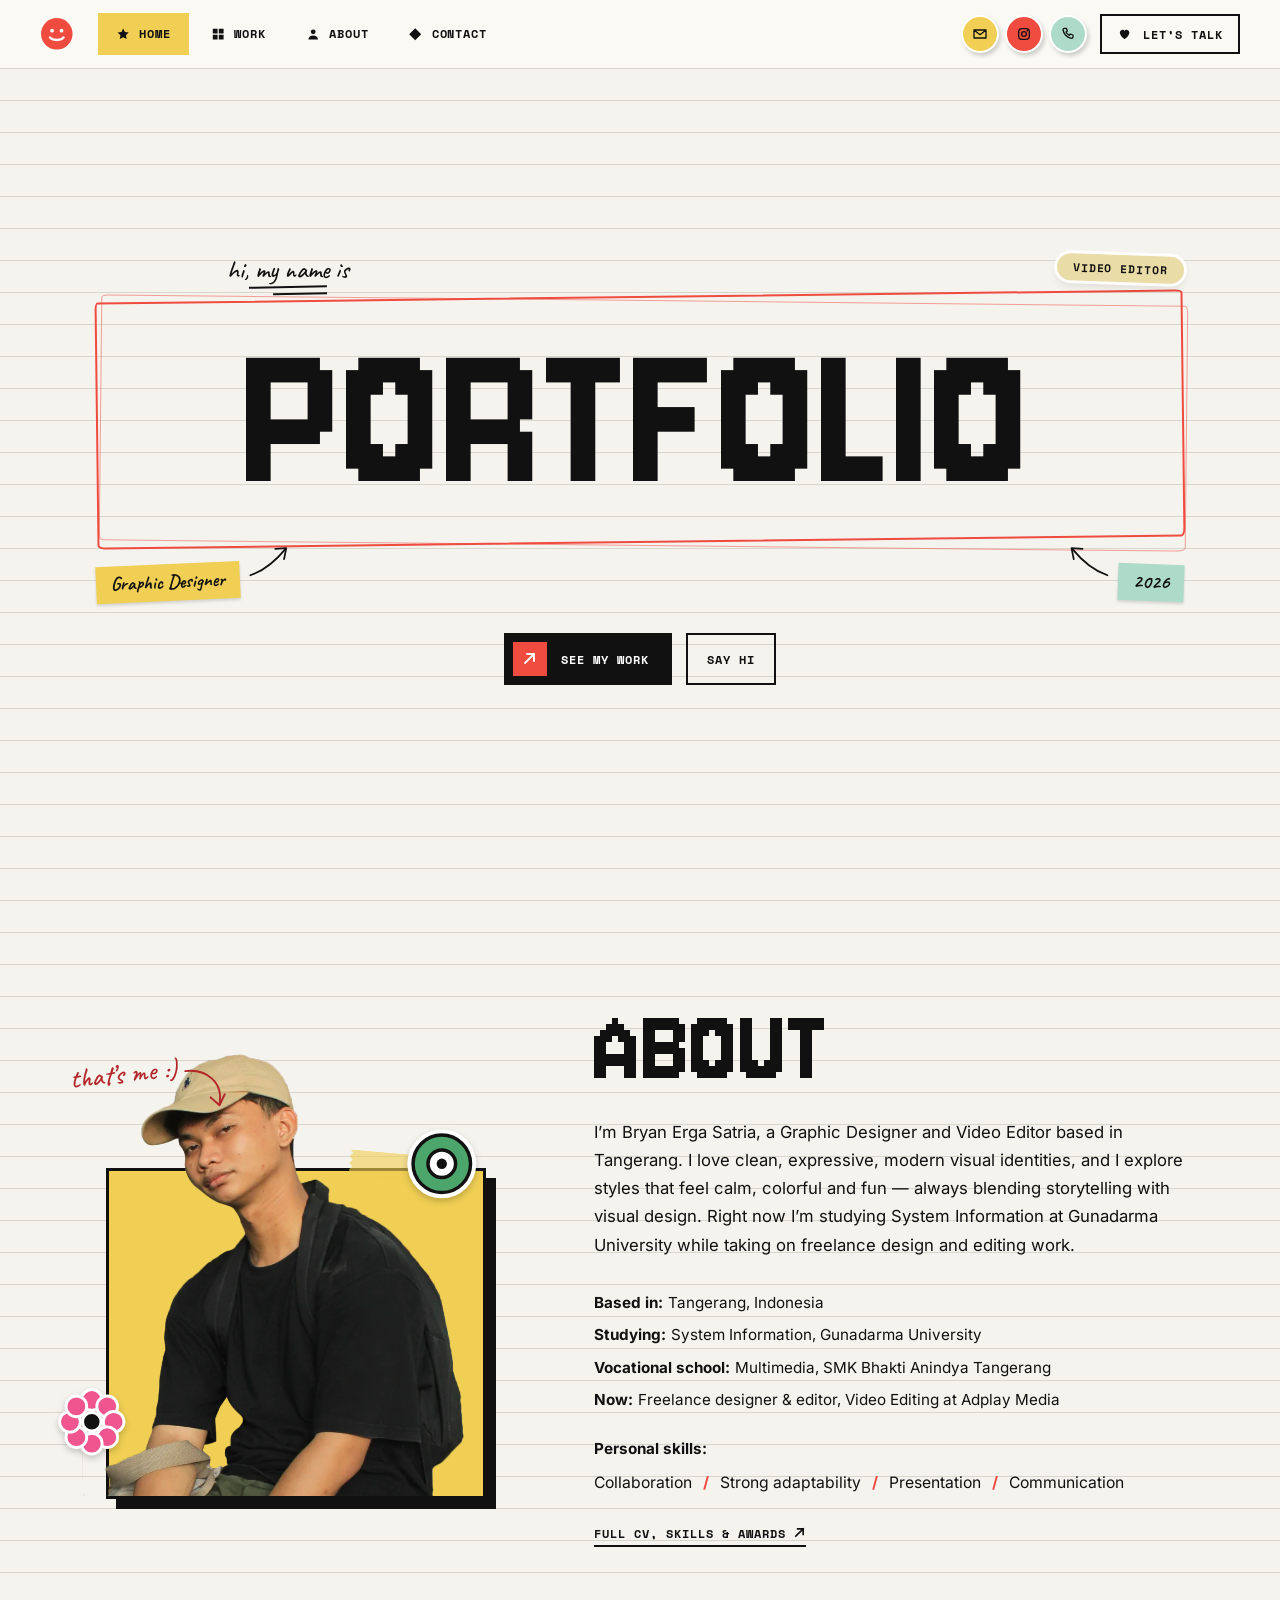
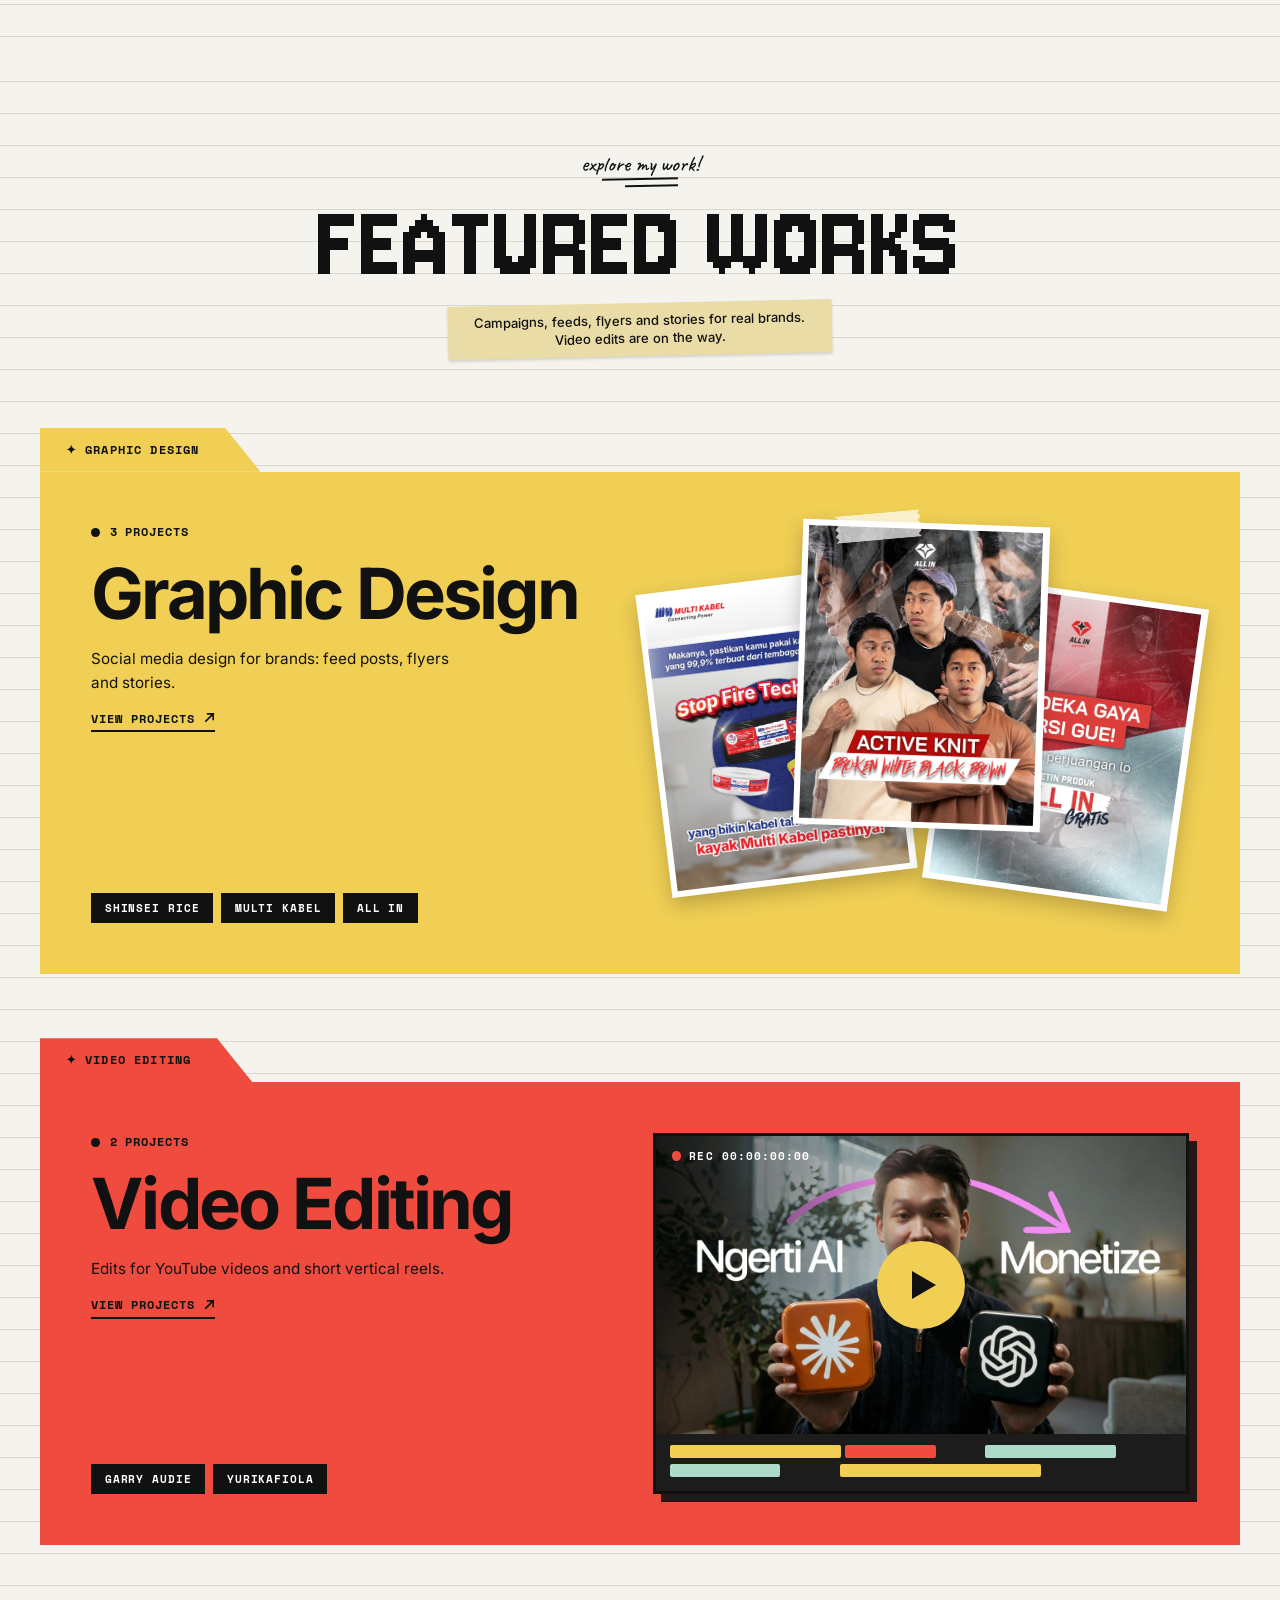
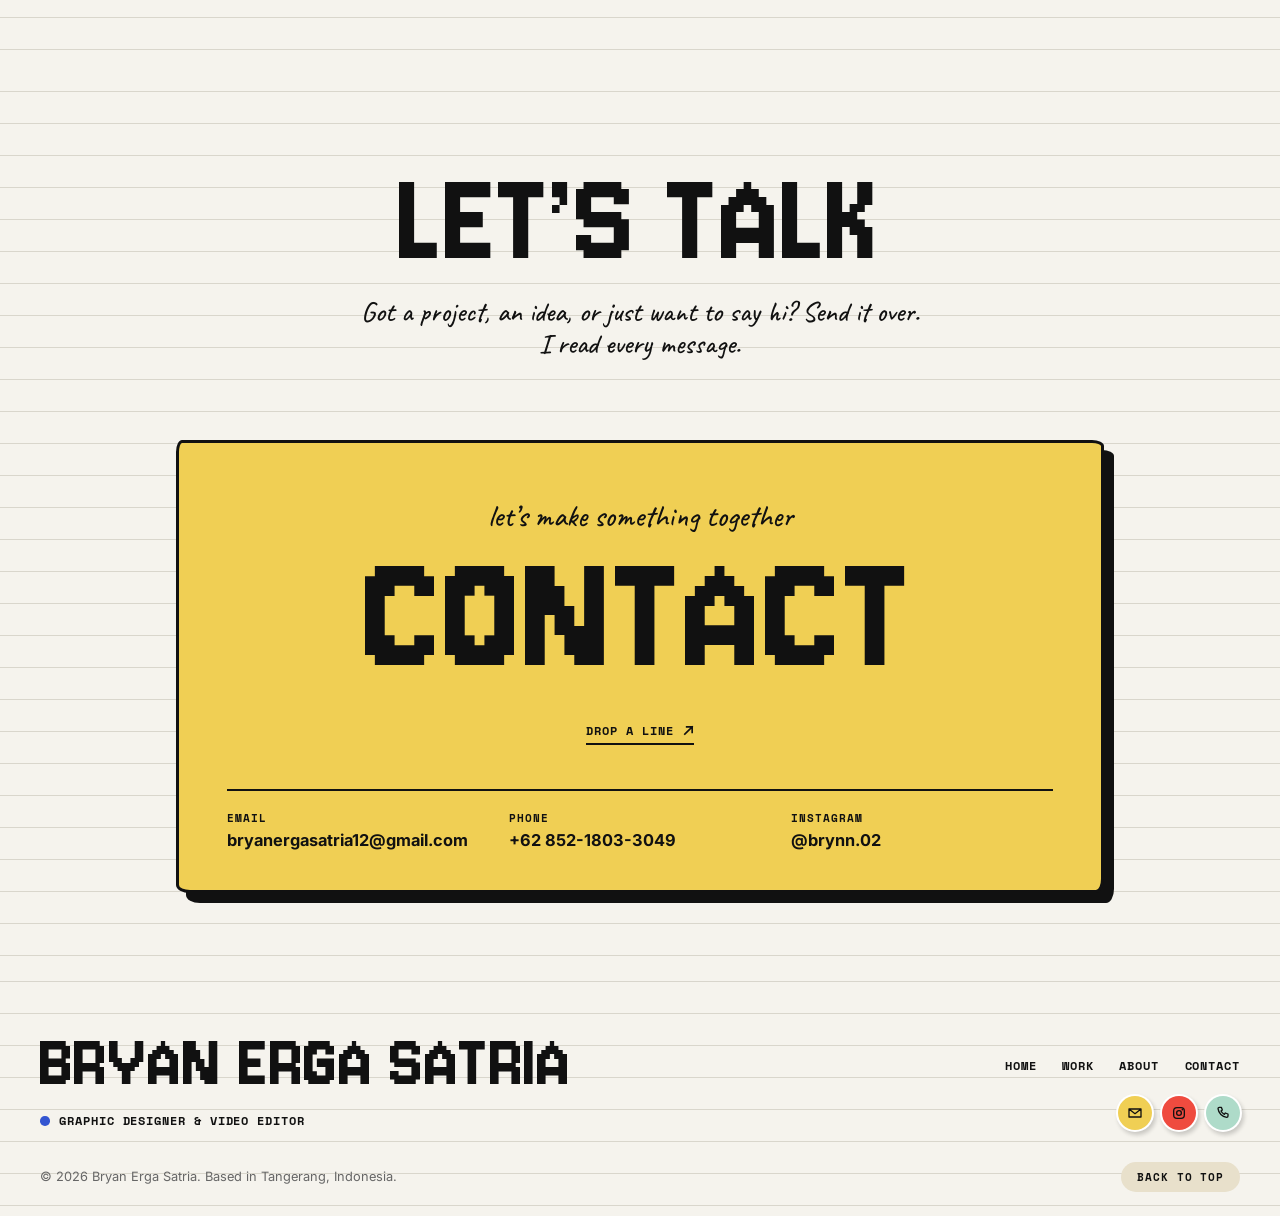
<file: index.html>
<!DOCTYPE html>
<html lang="en">
<head>
  <meta charset="utf-8">
  <meta name="viewport" content="width=device-width, initial-scale=1">
  <title>Bryan Erga Satria — Graphic Designer & Video Editor</title>
  <meta name="description" content="Portfolio of Bryan Erga Satria, a Graphic Designer and Video Editor based in Tangerang, Indonesia. Social media design, flyers and visual storytelling.">
  <meta name="theme-color" content="#f5f3ed">
  <meta property="og:title" content="Bryan Erga Satria — Graphic Designer & Video Editor">
  <meta property="og:description" content="Portfolio of Bryan Erga Satria, a Graphic Designer and Video Editor based in Tangerang, Indonesia. Social media design, flyers and visual storytelling.">
  <meta property="og:type" content="website">
  <link rel="icon" href="data:image/svg+xml,%3Csvg xmlns='http://www.w3.org/2000/svg' viewBox='0 0 32 32'%3E%3Ccircle cx='16' cy='16' r='15' fill='%23ef4b3f'/%3E%3Ccircle cx='11.5' cy='13' r='1.8' fill='%23fff'/%3E%3Ccircle cx='20.5' cy='13' r='1.8' fill='%23fff'/%3E%3Cpath d='M9.5 19.5c2 3.2 11 3.2 13 0' fill='none' stroke='%23fff' stroke-width='2.2' stroke-linecap='round'/%3E%3C/svg%3E">
  <link rel="preload" href="assets/fonts/jersey-10-latin-400-normal.woff2" as="font" type="font/woff2" crossorigin>
  <link rel="stylesheet" href="css/base.css">
  <link rel="stylesheet" href="css/components.css">
  <link rel="stylesheet" href="css/pages.css">
</head>
<body>
  <a class="skip-link" href="#main">Skip to content</a>

  <header class="site-header">
    <nav class="nav" aria-label="Main">
      <a class="nav__brand" href="#home" aria-label="Bryan Erga Satria, home"><svg viewBox="0 0 32 32" aria-hidden="true"><circle cx="16" cy="16" r="15" fill="#ef4b3f"/><circle cx="11.5" cy="13" r="1.8" fill="#fff"/><circle cx="20.5" cy="13" r="1.8" fill="#fff"/><path d="M9.5 19.5c2 3.2 11 3.2 13 0" fill="none" stroke="#fff" stroke-width="2.2" stroke-linecap="round"/></svg></a>
      <ul class="nav__links">
        <li><a class="nav__link" href="#home" aria-current="page"><svg viewBox="0 0 24 24" aria-hidden="true"><path d="M12 2.5l2.8 6 6.5.7-4.8 4.5 1.3 6.5L12 17l-5.8 3.2 1.3-6.5L2.7 9.2l6.5-.7z" fill="currentColor"/></svg><span>Home</span></a></li>
        <li><a class="nav__link" href="#work"><svg viewBox="0 0 24 24" aria-hidden="true"><path d="M3 3h8v8H3zM13 3h8v8h-8zM3 13h8v8H3zM13 13h8v8h-8z" fill="currentColor"/></svg><span>Work</span></a></li>
        <li><a class="nav__link" href="about.html"><svg viewBox="0 0 24 24" aria-hidden="true"><circle cx="12" cy="8" r="4" fill="currentColor"/><path d="M4 21c0-4.4 3.6-7 8-7s8 2.6 8 7z" fill="currentColor"/></svg><span>About</span></a></li>
        <li><a class="nav__link" href="#contact"><svg viewBox="0 0 24 24" aria-hidden="true"><path d="M12 2l10 10-10 10L2 12z" fill="currentColor"/></svg><span>Contact</span></a></li>
      </ul>
      <div class="nav__actions">
        <ul class="nav__socials" aria-label="Quick contact">
          <li><a class="dot-btn dot-btn--yellow" href="mailto:bryanergasatria12@gmail.com" aria-label="Email Bryan"><svg viewBox="0 0 24 24" aria-hidden="true"><path d="M3 6h18v12H3zM3 6l9 7 9-7" fill="none" stroke="currentColor" stroke-width="2" stroke-linejoin="round"/></svg></a></li>
          <li><a class="dot-btn dot-btn--coral" href="https://www.instagram.com/brynn.02/" target="_blank" rel="noopener" aria-label="Bryan on Instagram"><svg viewBox="0 0 24 24" aria-hidden="true"><rect x="4" y="4" width="16" height="16" rx="5" fill="none" stroke="currentColor" stroke-width="2"/><circle cx="12" cy="12" r="3.6" fill="none" stroke="currentColor" stroke-width="2"/><circle cx="17" cy="7" r="1.2" fill="currentColor"/></svg></a></li>
          <li><a class="dot-btn dot-btn--mint" href="tel:+6285218033049" aria-label="Call Bryan"><svg viewBox="0 0 24 24" aria-hidden="true"><path d="M6.5 3.5h3l1.5 4-2 1.5a11 11 0 0 0 5 5l1.5-2 4 1.5v3a2 2 0 0 1-2 2A15 15 0 0 1 4.5 5.5a2 2 0 0 1 2-2z" fill="none" stroke="currentColor" stroke-width="2" stroke-linejoin="round"/></svg></a></li>
        </ul>
        <a class="btn btn--sm" href="#contact"><svg viewBox="0 0 24 24" aria-hidden="true"><path d="M12 20.5s-7.5-4.6-7.5-10.4A4.2 4.2 0 0 1 12 7.6a4.2 4.2 0 0 1 7.5 2.5c0 5.8-7.5 10.4-7.5 10.4z" fill="currentColor"/></svg><span>Let&rsquo;s talk</span></a>
      </div>
    </nav>
  </header>

  <main id="main">

    <!-- ============ HERO ============ -->
    <section class="hero paper-lines" id="home" aria-labelledby="hero-title">
      <div class="container hero__grid">
        <div class="hero__copy">
          <div class="hero__namewrap">
            <p class="hero__hello hand hand--underlined">hi, my name is</p>
            <span class="chip chip--cream hero__chip hero__chip--b">Video Editor</span>
            <div class="hero__frame">
              <h1 class="hero__name display" id="hero-title"><span>Portfolio</span></h1>
            </div>
            <p class="hero__sticky hero__sticky--role"><span class="note">Graphic Designer</span><svg class="doodle" viewBox="0 0 60 48" fill="none" stroke="currentColor" stroke-width="2.4" stroke-linecap="round" stroke-linejoin="round" aria-hidden="true"><path d="M4 44C16 40 34 30 52 8"/><path d="M38 8l15-1-3 15"/></svg></p>
            <p class="hero__sticky hero__sticky--place"><span class="note note--mint">2026</span><svg class="doodle" viewBox="0 0 60 48" fill="none" stroke="currentColor" stroke-width="2.4" stroke-linecap="round" stroke-linejoin="round" aria-hidden="true"><path d="M4 44C16 40 34 30 52 8"/><path d="M38 8l15-1-3 15"/></svg></p>
          </div>

          <div class="hero__cta">
            <a class="btn btn--dark" href="#work"><span class="btn__icon" aria-hidden="true"></span>See my work</a>
            <a class="btn" href="#contact">Say hi</a>
          </div>
        </div>

        <!-- Portrait moved to the About section. This column is intentionally left empty. -->
        <div class="hero__visual" aria-hidden="true"></div>
      </div>
    </section>

    <section class="about paper-lines" id="about" aria-labelledby="about-title">
      <div class="container about__grid">
        <div class="about__visual">
          <div class="hero__visual">
            <div class="hero__block" aria-hidden="true"></div>
            <span class="tape" aria-hidden="true"></span>
            <div class="hero__photo">
              <picture>
              <source type="image/webp" srcset="assets/img/bryan-profile-sm.webp 700w, assets/img/bryan-profile.webp 1100w" sizes="(max-width: 900px) 80vw, 24rem">
              <img src="assets/img/bryan-profile.png" alt="Bryan Erga Satria in a beige cap and black t-shirt, head tilted toward the camera" width="1100" height="1262" loading="lazy" decoding="async">
            </picture>
            </div>
            <p class="hero__me hand" aria-hidden="true">that&rsquo;s me :)<svg class="doodle" viewBox="0 0 60 60" fill="none" stroke="currentColor" stroke-width="2.4" stroke-linecap="round" stroke-linejoin="round" aria-hidden="true"><path d="M6 6C34 6 52 26 44 52"/><path d="M34 42l10 11 8-13"/></svg></p>
            <svg class="hero__sticker hero__sticker--target" viewBox="0 0 64 64" aria-hidden="true"><circle cx="32" cy="32" r="30" fill="#fff"/><circle cx="32" cy="32" r="25" fill="#4ca56a" stroke="#111" stroke-width="3"/><circle cx="32" cy="32" r="12" fill="#fff" stroke="#111" stroke-width="3"/><circle cx="32" cy="32" r="4.5" fill="#111"/></svg>
            <svg class="hero__sticker hero__sticker--flower" viewBox="0 0 64 64" aria-hidden="true"><g fill="#f0558f" stroke="#fff" stroke-width="2.5"><circle cx="32" cy="13" r="9"/><circle cx="45.4" cy="18.6" r="9"/><circle cx="51" cy="32" r="9"/><circle cx="45.4" cy="45.4" r="9"/><circle cx="32" cy="51" r="9"/><circle cx="18.6" cy="45.4" r="9"/><circle cx="13" cy="32" r="9"/><circle cx="18.6" cy="18.6" r="9"/></g><circle cx="32" cy="32" r="8" fill="#111" stroke="#fff" stroke-width="2.5"/></svg>
          </div>
        </div>

        <div class="about__copy">
          <h2 class="about__title display" id="about-title">About</h2>
          <p class="about__text">I&rsquo;m Bryan Erga Satria, a Graphic Designer and Video Editor based in Tangerang. I love clean, expressive, modern visual identities, and I explore styles that feel calm, colorful and fun &mdash; always blending storytelling with visual design. Right now I&rsquo;m studying System Information at Gunadarma University while taking on freelance design and editing work.</p>

          <div class="about__details">
            <dl class="facts">
              <div><dt>Based in</dt><dd>Tangerang, Indonesia</dd></div>
              <div><dt>Studying</dt><dd>System Information, Gunadarma University</dd></div>
              <div><dt>Vocational school</dt><dd>Multimedia, SMK Bhakti Anindya Tangerang</dd></div>
              <div><dt>Now</dt><dd>Freelance designer &amp; editor, Video Editing at Adplay Media</dd></div>
            </dl>
            <div class="about__soft">
              <h3 class="about__sub">Personal skills:</h3>
              <ul class="slash-list">
                <li>Collaboration</li><li>Strong adaptability</li><li>Presentation</li><li>Communication</li>
              </ul>
            </div>
          </div>
        <a class="link-arrow about__more" href="about.html">Full CV, skills &amp; awards</a>
        </div>
      </div>
    </section>

    <!-- ============ FEATURED WORKS ============ -->
    <section class="featured paper-lines" id="work" aria-labelledby="work-title">
      <div class="container">
        <header class="section-head">
          <p class="hand hand--underlined">explore my work!</p>
          <h2 class="section-head__title display" id="work-title">Featured Works</h2>
          <p class="note note--cream">Campaigns, feeds, flyers and stories for real brands. Video edits are on the way.</p>
        </header>

        <div class="folders">

          <!-- Category: Graphic Design -->
          <article class="folder">
            <span class="folder__tab">&#10022; Graphic Design</span>
            <div class="folder__body">
              <div class="folder__info">
                <p class="folder__meta mono">3 projects</p>
                <h3 class="folder__title">Graphic Design</h3>
                <p class="folder__text">Social media design for brands: feed posts, flyers and stories.</p>
                <a class="link-arrow" href="graphic-design.html">View projects</a>
                <ul class="tags" aria-label="Projects">
                  <li><a class="tag" href="graphic-design.html#shinsei">Shinsei Rice</a></li>
                  <li><a class="tag" href="graphic-design.html#multi-kabel">Multi Kabel</a></li>
                  <li><a class="tag" href="graphic-design.html#all-in">ALL IN</a></li>
                </ul>
              </div>
              <a class="folder__media" href="graphic-design.html" tabindex="-1" aria-hidden="true">
                <div class="collage">
                  <span class="collage__item"><img src="assets/img/projects/multi-kabel/feed-4.jpg" alt="" width="1080" height="1350" loading="lazy" decoding="async"></span>
                  <span class="collage__item"><img src="assets/img/projects/all-in/feed-3.jpg" alt="" width="1080" height="1350" loading="lazy" decoding="async"></span>
                  <span class="collage__item"><img src="assets/img/projects/all-in/feed-5.jpg" alt="" width="1080" height="1350" loading="lazy" decoding="async"></span>
                  <span class="tape tape--white" style="top:-0.6rem; left:34%; z-index:4"></span>
                </div>
              </a>
            </div>
          </article>

          <!-- Category: Video Editing -->
          <article class="folder folder--coral">
            <span class="folder__tab">&#10022; Video Editing</span>
            <div class="folder__body">
              <div class="folder__info">
                <p class="folder__meta mono">2 projects</p>
                <h3 class="folder__title">Video Editing</h3>
                <p class="folder__text">Edits for YouTube videos and short vertical reels.</p>
                <a class="link-arrow" href="video-editing.html">View projects</a>
                <ul class="tags" aria-label="Projects">
                  <li><a class="tag" href="video-editing.html#garry-audie">Garry Audie</a></li>
                  <li><a class="tag" href="video-editing.html#yurikafiola">Yurikafiola</a></li>
                </ul>
              </div>
              <a class="folder__media" href="video-editing.html" tabindex="-1" aria-hidden="true">
                <div class="player">
                  <div class="player__screen">
                    <img src="assets/img/video/Garry%20Audie/web/yt-thumb1.jpg" alt="" width="1280" height="720" loading="lazy" decoding="async">
                    <span class="player__rec">REC 00:00:00:00</span>
                    <span class="player__play"></span>
                  </div>
                  <div class="player__timeline">
                    <div class="player__row"><span class="clip" style="--w:34%"></span><span class="clip clip--coral" style="--w:18%"></span><span class="clip clip--ghost" style="--w:8%"></span><span class="clip clip--mint" style="--w:26%"></span></div>
                    <div class="player__row"><span class="clip clip--mint" style="--w:22%"></span><span class="clip clip--ghost" style="--w:10%"></span><span class="clip" style="--w:40%"></span></div>
                  </div>
                </div>
              </a>
            </div>
          </article>

        </div>
      </div>
    </section>

  <section class="contact paper-lines" id="contact" aria-labelledby="contact-title">
    <div class="container">
      <h2 class="contact__title display" id="contact-title">Let&rsquo;s talk</h2>
      <p class="contact__intro hand">Got a project, an idea, or just want to say hi? Send it over. I read every message.</p>

      <div class="contact__stage">
        <div class="contact__panel">
          <p class="contact__kicker hand">let&rsquo;s make something together</p>
          <p class="contact__cta display" aria-hidden="true">Contact</p>
          <a class="link-arrow" href="mailto:bryanergasatria12@gmail.com">Drop a line</a>

          <ul class="contact__list">
            <li><span class="contact__label">Email</span><a class="contact__value" href="mailto:bryanergasatria12@gmail.com">bryanergasatria12@gmail.com</a></li>
            <li><span class="contact__label">Phone</span><a class="contact__value" href="tel:+6285218033049">+62 852-1803-3049</a></li>
            <li><span class="contact__label">Instagram</span><a class="contact__value" href="https://www.instagram.com/brynn.02/" target="_blank" rel="noopener">@brynn.02</a></li>
          </ul>
        </div>
      </div>
    </div>
  </section>

  </main>

  <footer class="site-footer">
    <div class="container">
      <div class="footer__top">
        <div>
          <p class="footer__name display">Bryan Erga Satria</p>
          <p class="footer__role mono">Graphic Designer &amp; Video Editor</p>
        </div>
        <div class="footer__side">
          <nav class="footer__nav" aria-label="Footer">
            <a href="#home">Home</a>
            <a href="#work">Work</a>
            <a href="about.html">About</a>
            <a href="#contact">Contact</a>
          </nav>
          <ul class="nav__socials" aria-label="Social links">
            <li><a class="dot-btn dot-btn--yellow" href="mailto:bryanergasatria12@gmail.com" aria-label="Email Bryan"><svg viewBox="0 0 24 24" aria-hidden="true"><path d="M3 6h18v12H3zM3 6l9 7 9-7" fill="none" stroke="currentColor" stroke-width="2" stroke-linejoin="round"/></svg></a></li>
            <li><a class="dot-btn dot-btn--coral" href="https://www.instagram.com/brynn.02/" target="_blank" rel="noopener" aria-label="Bryan on Instagram"><svg viewBox="0 0 24 24" aria-hidden="true"><rect x="4" y="4" width="16" height="16" rx="5" fill="none" stroke="currentColor" stroke-width="2"/><circle cx="12" cy="12" r="3.6" fill="none" stroke="currentColor" stroke-width="2"/><circle cx="17" cy="7" r="1.2" fill="currentColor"/></svg></a></li>
            <li><a class="dot-btn dot-btn--mint" href="tel:+6285218033049" aria-label="Call Bryan"><svg viewBox="0 0 24 24" aria-hidden="true"><path d="M6.5 3.5h3l1.5 4-2 1.5a11 11 0 0 0 5 5l1.5-2 4 1.5v3a2 2 0 0 1-2 2A15 15 0 0 1 4.5 5.5a2 2 0 0 1 2-2z" fill="none" stroke="currentColor" stroke-width="2" stroke-linejoin="round"/></svg></a></li>
          </ul>
        </div>
      </div>
      <div class="footer__bottom">
        <p>&copy; 2026 Bryan Erga Satria. Based in Tangerang, Indonesia.</p>
        <a class="footer__pill" href="#top">Back to top</a>
      </div>
    </div>
  </footer>
</body>
</html>
</file>
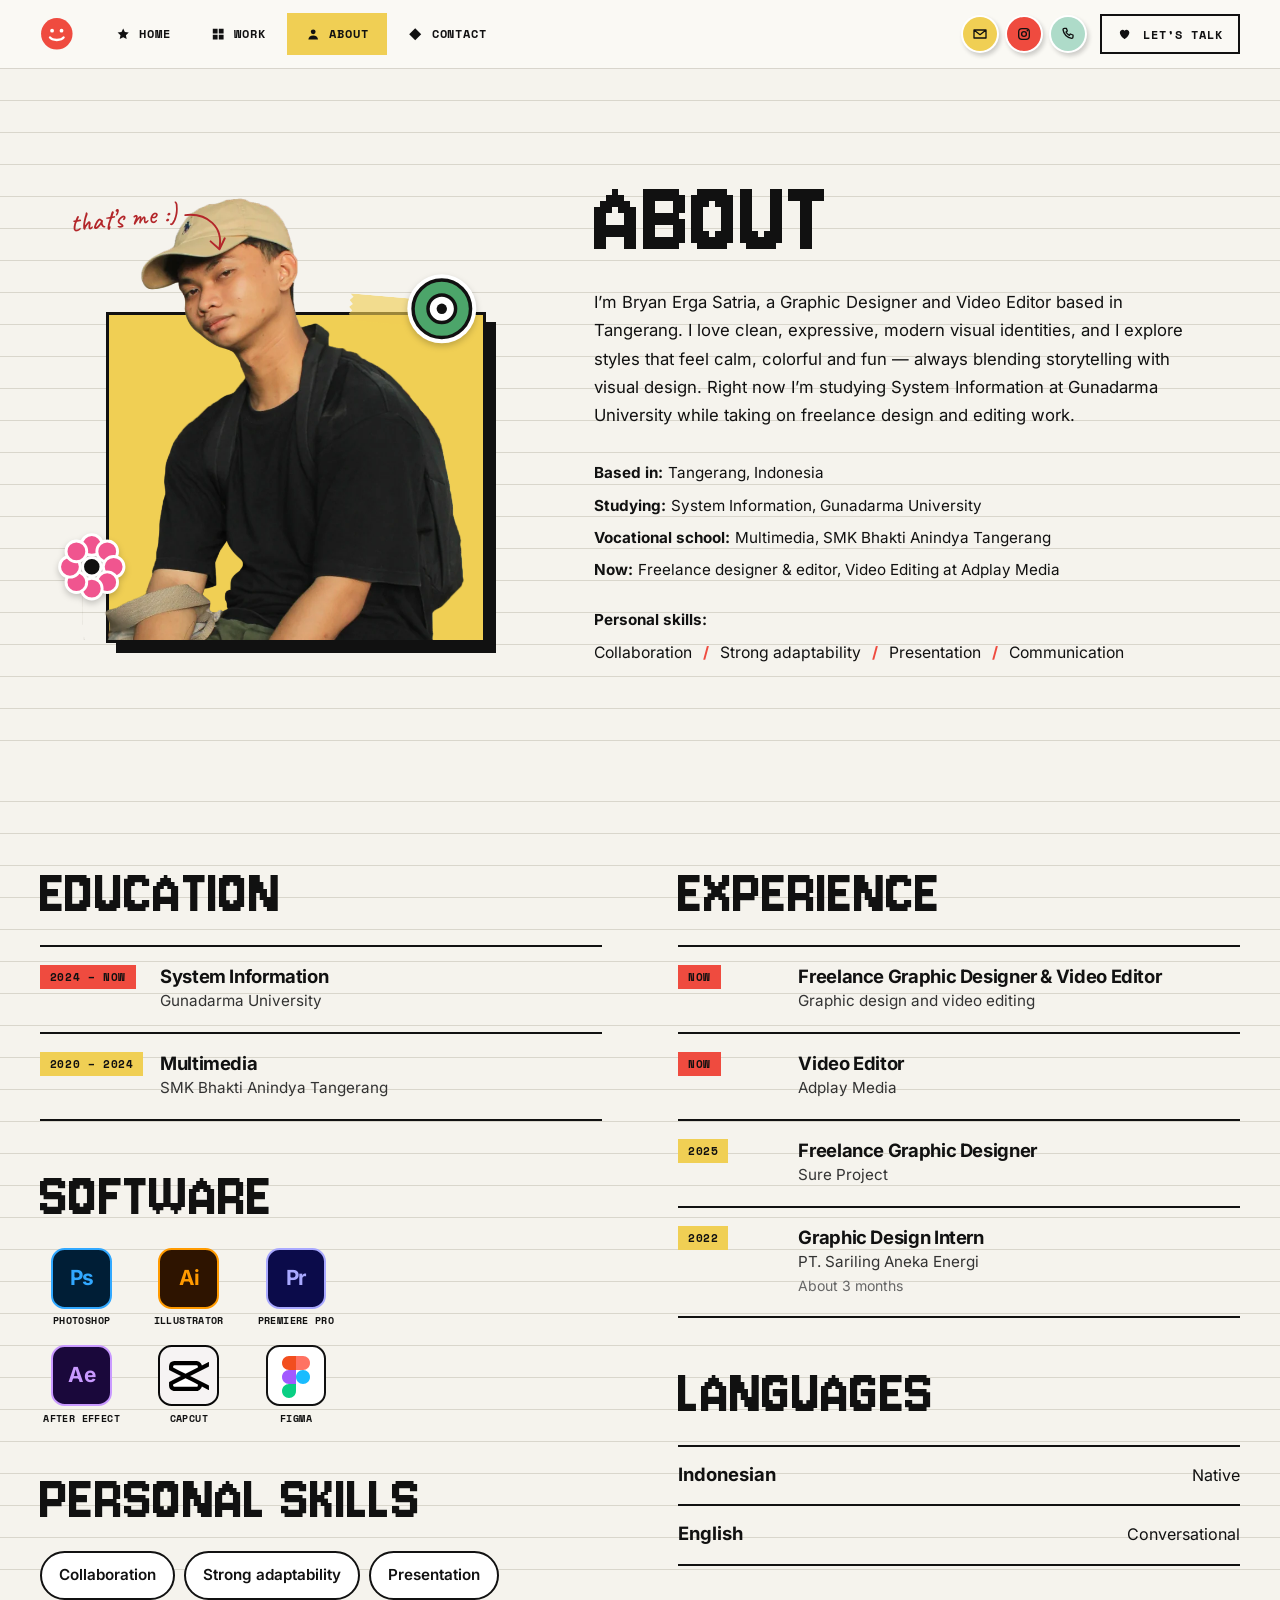
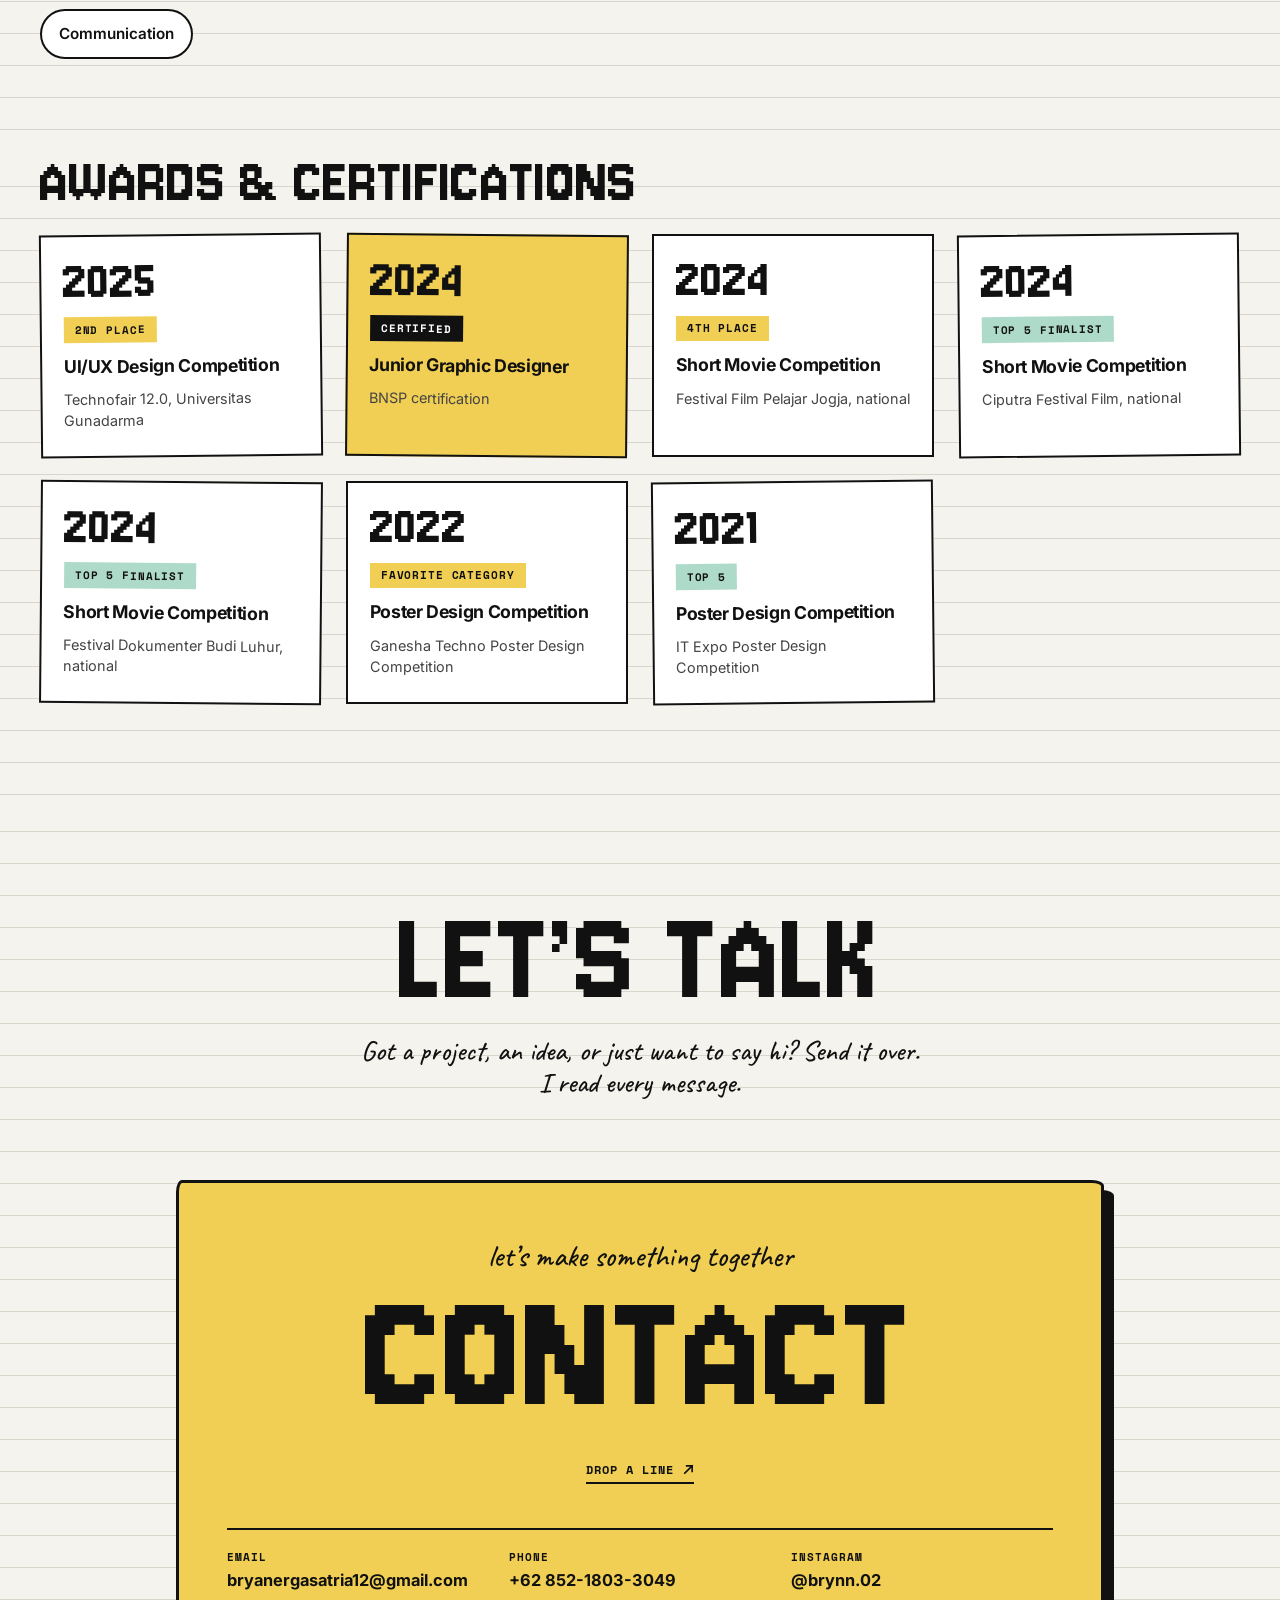
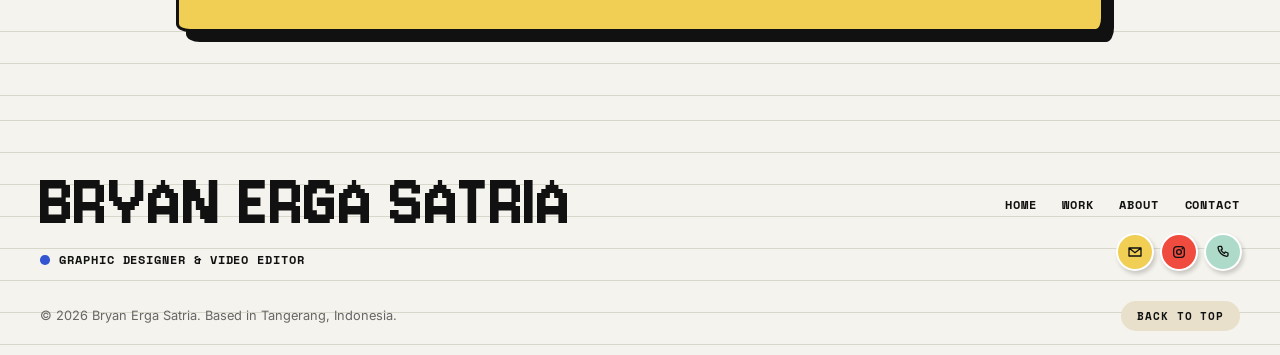
<file: about.html>
<!DOCTYPE html>
<html lang="en">
<head>
  <meta charset="utf-8">
  <meta name="viewport" content="width=device-width, initial-scale=1">
  <title>About — Bryan Erga Satria</title>
  <meta name="description" content="About Bryan Erga Satria: education, experience, software and personal skills, awards and certifications, and languages.">
  <meta name="theme-color" content="#f5f3ed">
  <meta property="og:title" content="About — Bryan Erga Satria">
  <meta property="og:description" content="About Bryan Erga Satria: education, experience, software and personal skills, awards and certifications, and languages.">
  <meta property="og:type" content="website">
  <link rel="icon" href="data:image/svg+xml,%3Csvg xmlns='http://www.w3.org/2000/svg' viewBox='0 0 32 32'%3E%3Ccircle cx='16' cy='16' r='15' fill='%23ef4b3f'/%3E%3Ccircle cx='11.5' cy='13' r='1.8' fill='%23fff'/%3E%3Ccircle cx='20.5' cy='13' r='1.8' fill='%23fff'/%3E%3Cpath d='M9.5 19.5c2 3.2 11 3.2 13 0' fill='none' stroke='%23fff' stroke-width='2.2' stroke-linecap='round'/%3E%3C/svg%3E">
  <link rel="preload" href="assets/fonts/jersey-10-latin-400-normal.woff2" as="font" type="font/woff2" crossorigin>
  <link rel="stylesheet" href="css/base.css">
  <link rel="stylesheet" href="css/components.css">
  <link rel="stylesheet" href="css/pages.css">
</head>
<body id="top">
  <a class="skip-link" href="#main">Skip to content</a>

  <header class="site-header">
    <nav class="nav" aria-label="Main">
      <a class="nav__brand" href="index.html" aria-label="Bryan Erga Satria, home"><svg viewBox="0 0 32 32" aria-hidden="true"><circle cx="16" cy="16" r="15" fill="#ef4b3f"/><circle cx="11.5" cy="13" r="1.8" fill="#fff"/><circle cx="20.5" cy="13" r="1.8" fill="#fff"/><path d="M9.5 19.5c2 3.2 11 3.2 13 0" fill="none" stroke="#fff" stroke-width="2.2" stroke-linecap="round"/></svg></a>
      <ul class="nav__links">
        <li><a class="nav__link" href="index.html"><svg viewBox="0 0 24 24" aria-hidden="true"><path d="M12 2.5l2.8 6 6.5.7-4.8 4.5 1.3 6.5L12 17l-5.8 3.2 1.3-6.5L2.7 9.2l6.5-.7z" fill="currentColor"/></svg><span>Home</span></a></li>
        <li><a class="nav__link" href="index.html#work"><svg viewBox="0 0 24 24" aria-hidden="true"><path d="M3 3h8v8H3zM13 3h8v8h-8zM3 13h8v8H3zM13 13h8v8h-8z" fill="currentColor"/></svg><span>Work</span></a></li>
        <li><a class="nav__link" href="about.html" aria-current="page"><svg viewBox="0 0 24 24" aria-hidden="true"><circle cx="12" cy="8" r="4" fill="currentColor"/><path d="M4 21c0-4.4 3.6-7 8-7s8 2.6 8 7z" fill="currentColor"/></svg><span>About</span></a></li>
        <li><a class="nav__link" href="#contact"><svg viewBox="0 0 24 24" aria-hidden="true"><path d="M12 2l10 10-10 10L2 12z" fill="currentColor"/></svg><span>Contact</span></a></li>
      </ul>
      <div class="nav__actions">
        <ul class="nav__socials" aria-label="Quick contact">
          <li><a class="dot-btn dot-btn--yellow" href="mailto:bryanergasatria12@gmail.com" aria-label="Email Bryan"><svg viewBox="0 0 24 24" aria-hidden="true"><path d="M3 6h18v12H3zM3 6l9 7 9-7" fill="none" stroke="currentColor" stroke-width="2" stroke-linejoin="round"/></svg></a></li>
          <li><a class="dot-btn dot-btn--coral" href="https://www.instagram.com/brynn.02/" target="_blank" rel="noopener" aria-label="Bryan on Instagram"><svg viewBox="0 0 24 24" aria-hidden="true"><rect x="4" y="4" width="16" height="16" rx="5" fill="none" stroke="currentColor" stroke-width="2"/><circle cx="12" cy="12" r="3.6" fill="none" stroke="currentColor" stroke-width="2"/><circle cx="17" cy="7" r="1.2" fill="currentColor"/></svg></a></li>
          <li><a class="dot-btn dot-btn--mint" href="tel:+6285218033049" aria-label="Call Bryan"><svg viewBox="0 0 24 24" aria-hidden="true"><path d="M6.5 3.5h3l1.5 4-2 1.5a11 11 0 0 0 5 5l1.5-2 4 1.5v3a2 2 0 0 1-2 2A15 15 0 0 1 4.5 5.5a2 2 0 0 1 2-2z" fill="none" stroke="currentColor" stroke-width="2" stroke-linejoin="round"/></svg></a></li>
        </ul>
        <a class="btn btn--sm" href="#contact"><svg viewBox="0 0 24 24" aria-hidden="true"><path d="M12 20.5s-7.5-4.6-7.5-10.4A4.2 4.2 0 0 1 12 7.6a4.2 4.2 0 0 1 7.5 2.5c0 5.8-7.5 10.4-7.5 10.4z" fill="currentColor"/></svg><span>Let&rsquo;s talk</span></a>
      </div>
    </nav>
  </header>

  <main id="main">

    <section class="about paper-lines" id="about" aria-labelledby="about-title">
      <div class="container about__grid">
        <div class="about__visual">
          <div class="hero__visual">
            <div class="hero__block" aria-hidden="true"></div>
            <span class="tape" aria-hidden="true"></span>
            <div class="hero__photo">
              <picture>
              <source type="image/webp" srcset="assets/img/bryan-profile-sm.webp 700w, assets/img/bryan-profile.webp 1100w" sizes="(max-width: 900px) 80vw, 24rem">
              <img src="assets/img/bryan-profile.png" alt="Bryan Erga Satria in a beige cap and black t-shirt, head tilted toward the camera" width="1100" height="1262" loading="lazy" decoding="async">
            </picture>
            </div>
            <p class="hero__me hand" aria-hidden="true">that&rsquo;s me :)<svg class="doodle" viewBox="0 0 60 60" fill="none" stroke="currentColor" stroke-width="2.4" stroke-linecap="round" stroke-linejoin="round" aria-hidden="true"><path d="M6 6C34 6 52 26 44 52"/><path d="M34 42l10 11 8-13"/></svg></p>
            <svg class="hero__sticker hero__sticker--target" viewBox="0 0 64 64" aria-hidden="true"><circle cx="32" cy="32" r="30" fill="#fff"/><circle cx="32" cy="32" r="25" fill="#4ca56a" stroke="#111" stroke-width="3"/><circle cx="32" cy="32" r="12" fill="#fff" stroke="#111" stroke-width="3"/><circle cx="32" cy="32" r="4.5" fill="#111"/></svg>
            <svg class="hero__sticker hero__sticker--flower" viewBox="0 0 64 64" aria-hidden="true"><g fill="#f0558f" stroke="#fff" stroke-width="2.5"><circle cx="32" cy="13" r="9"/><circle cx="45.4" cy="18.6" r="9"/><circle cx="51" cy="32" r="9"/><circle cx="45.4" cy="45.4" r="9"/><circle cx="32" cy="51" r="9"/><circle cx="18.6" cy="45.4" r="9"/><circle cx="13" cy="32" r="9"/><circle cx="18.6" cy="18.6" r="9"/></g><circle cx="32" cy="32" r="8" fill="#111" stroke="#fff" stroke-width="2.5"/></svg>
          </div>
        </div>

        <div class="about__copy">
          <h1 class="about__title display" id="about-title">About</h1>
          <p class="about__text">I&rsquo;m Bryan Erga Satria, a Graphic Designer and Video Editor based in Tangerang. I love clean, expressive, modern visual identities, and I explore styles that feel calm, colorful and fun &mdash; always blending storytelling with visual design. Right now I&rsquo;m studying System Information at Gunadarma University while taking on freelance design and editing work.</p>

          <div class="about__details">
            <dl class="facts">
              <div><dt>Based in</dt><dd>Tangerang, Indonesia</dd></div>
              <div><dt>Studying</dt><dd>System Information, Gunadarma University</dd></div>
              <div><dt>Vocational school</dt><dd>Multimedia, SMK Bhakti Anindya Tangerang</dd></div>
              <div><dt>Now</dt><dd>Freelance designer &amp; editor, Video Editing at Adplay Media</dd></div>
            </dl>
            <div class="about__soft">
              <h3 class="about__sub">Personal skills:</h3>
              <ul class="slash-list">
                <li>Collaboration</li><li>Strong adaptability</li><li>Presentation</li><li>Communication</li>
              </ul>
            </div>
          </div>
        </div>
      </div>
    </section>

    <section class="cv paper-lines" aria-label="Education, skills, experience and languages">
      <div class="container cv-grid">
        <div>
          <div class="cv-block">
          <h2 class="cv-block__title display" id="education">Education</h2>
          <ul>
          <li class="entry">
            <span class="entry__time entry__time--now">2024 – Now</span>
            <div>
              <h4 class="entry__title">System Information</h4>
              <p class="entry__org">Gunadarma University</p>
            </div>
          </li>
          <li class="entry">
            <span class="entry__time">2020 – 2024</span>
            <div>
              <h4 class="entry__title">Multimedia</h4>
              <p class="entry__org">SMK Bhakti Anindya Tangerang</p>
            </div>
          </li>
          </ul>
          </div>
          <div class="cv-block">
            <h2 class="cv-block__title display" id="software">Software</h2>

            <ul class="tools" aria-label="Software skills">
              <li class="tool"><span class="tool__icon tool__icon--ps" aria-hidden="true">Ps</span><span class="tool__name">Photoshop</span></li>
              <li class="tool"><span class="tool__icon tool__icon--ai" aria-hidden="true">Ai</span><span class="tool__name">Illustrator</span></li>
              <li class="tool"><span class="tool__icon tool__icon--pr" aria-hidden="true">Pr</span><span class="tool__name">Premiere Pro</span></li>
              <li class="tool"><span class="tool__icon tool__icon--ae" aria-hidden="true">Ae</span><span class="tool__name">After Effect</span></li>
              <li class="tool"><span class="tool__icon tool__icon--cc" aria-hidden="true"><img src="assets/img/tools/capcut-logo.svg" alt=""></span><span class="tool__name">CapCut</span></li>
              <li class="tool"><span class="tool__icon tool__icon--fg" aria-hidden="true"><img src="assets/img/tools/figma-logo.svg" alt=""></span><span class="tool__name">Figma</span></li>
            </ul>
          </div>
          <div class="cv-block">
            <h2 class="cv-block__title display" id="personal-skills">Personal skills</h2>
            <ul class="pills">
              <li>Collaboration</li><li>Strong adaptability</li><li>Presentation</li><li>Communication</li>
            </ul>
          </div>
        </div>
        <div>
          <div class="cv-block">
          <h2 class="cv-block__title display" id="experience">Experience</h2>
          <ul>
          <li class="entry">
            <span class="entry__time entry__time--now">Now</span>
            <div>
              <h4 class="entry__title">Freelance Graphic Designer &amp; Video Editor</h4>
              <p class="entry__org">Graphic design and video editing</p>
            </div>
          </li>
          <li class="entry">
            <span class="entry__time entry__time--now">Now</span>
            <div>
              <h4 class="entry__title">Video Editor</h4>
              <p class="entry__org">Adplay Media</p>
            </div>
          </li>
          <li class="entry">
            <span class="entry__time">2025</span>
            <div>
              <h4 class="entry__title">Freelance Graphic Designer</h4>
              <p class="entry__org">Sure Project</p>
            </div>
          </li>
          <li class="entry">
            <span class="entry__time">2022</span>
            <div>
              <h4 class="entry__title">Graphic Design Intern</h4>
              <p class="entry__org">PT. Sariling Aneka Energi</p>
              <p class="entry__meta">About 3 months</p>
            </div>
          </li>
          </ul>
          </div>
          <div class="cv-block">
            <h2 class="cv-block__title display" id="languages">Languages</h2>
            <ul class="langs">
            <li><strong>Indonesian</strong><span>Native</span></li>
            <li><strong>English</strong><span>Conversational</span></li>
          </ul>
          </div>
        </div>
      </div>
    </section>

    <section class="cv paper-lines" id="awards" aria-labelledby="awards-title">
      <div class="container">
        <h2 class="cv-block__title display" id="awards-title">Awards &amp; Certifications</h2>
        <ul class="awards">
          <li class="award">
            <span class="award__year">2025</span>
            <span class="award__result">2nd place</span>
            <h4 class="award__title">UI/UX Design Competition</h4>
            <p class="award__event">Technofair 12.0, Universitas Gunadarma</p>
          </li>
          <li class="award award--cert">
            <span class="award__year">2024</span>
            <span class="award__result">Certified</span>
            <h4 class="award__title">Junior Graphic Designer</h4>
            <p class="award__event">BNSP certification</p>
          </li>
          <li class="award">
            <span class="award__year">2024</span>
            <span class="award__result">4th place</span>
            <h4 class="award__title">Short Movie Competition</h4>
            <p class="award__event">Festival Film Pelajar Jogja, national</p>
          </li>
          <li class="award award--finalist">
            <span class="award__year">2024</span>
            <span class="award__result">Top 5 finalist</span>
            <h4 class="award__title">Short Movie Competition</h4>
            <p class="award__event">Ciputra Festival Film, national</p>
          </li>
          <li class="award award--finalist">
            <span class="award__year">2024</span>
            <span class="award__result">Top 5 finalist</span>
            <h4 class="award__title">Short Movie Competition</h4>
            <p class="award__event">Festival Dokumenter Budi Luhur, national</p>
          </li>
          <li class="award">
            <span class="award__year">2022</span>
            <span class="award__result">Favorite category</span>
            <h4 class="award__title">Poster Design Competition</h4>
            <p class="award__event">Ganesha Techno Poster Design Competition</p>
          </li>
          <li class="award award--finalist">
            <span class="award__year">2021</span>
            <span class="award__result">Top 5</span>
            <h4 class="award__title">Poster Design Competition</h4>
            <p class="award__event">IT Expo Poster Design Competition</p>
          </li>
        </ul>
      </div>
    </section>

  <section class="contact paper-lines" id="contact" aria-labelledby="contact-title">
    <div class="container">
      <h2 class="contact__title display" id="contact-title">Let&rsquo;s talk</h2>
      <p class="contact__intro hand">Got a project, an idea, or just want to say hi? Send it over. I read every message.</p>

      <div class="contact__stage">
        <div class="contact__panel">
          <p class="contact__kicker hand">let&rsquo;s make something together</p>
          <p class="contact__cta display" aria-hidden="true">Contact</p>
          <a class="link-arrow" href="mailto:bryanergasatria12@gmail.com">Drop a line</a>

          <ul class="contact__list">
            <li><span class="contact__label">Email</span><a class="contact__value" href="mailto:bryanergasatria12@gmail.com">bryanergasatria12@gmail.com</a></li>
            <li><span class="contact__label">Phone</span><a class="contact__value" href="tel:+6285218033049">+62 852-1803-3049</a></li>
            <li><span class="contact__label">Instagram</span><a class="contact__value" href="https://www.instagram.com/brynn.02/" target="_blank" rel="noopener">@brynn.02</a></li>
          </ul>
        </div>
      </div>
    </div>
  </section>

  </main>

  <footer class="site-footer">
    <div class="container">
      <div class="footer__top">
        <div>
          <p class="footer__name display">Bryan Erga Satria</p>
          <p class="footer__role mono">Graphic Designer &amp; Video Editor</p>
        </div>
        <div class="footer__side">
          <nav class="footer__nav" aria-label="Footer">
            <a href="index.html">Home</a>
            <a href="index.html#work">Work</a>
            <a href="about.html">About</a>
            <a href="#contact">Contact</a>
          </nav>
          <ul class="nav__socials" aria-label="Social links">
            <li><a class="dot-btn dot-btn--yellow" href="mailto:bryanergasatria12@gmail.com" aria-label="Email Bryan"><svg viewBox="0 0 24 24" aria-hidden="true"><path d="M3 6h18v12H3zM3 6l9 7 9-7" fill="none" stroke="currentColor" stroke-width="2" stroke-linejoin="round"/></svg></a></li>
            <li><a class="dot-btn dot-btn--coral" href="https://www.instagram.com/brynn.02/" target="_blank" rel="noopener" aria-label="Bryan on Instagram"><svg viewBox="0 0 24 24" aria-hidden="true"><rect x="4" y="4" width="16" height="16" rx="5" fill="none" stroke="currentColor" stroke-width="2"/><circle cx="12" cy="12" r="3.6" fill="none" stroke="currentColor" stroke-width="2"/><circle cx="17" cy="7" r="1.2" fill="currentColor"/></svg></a></li>
            <li><a class="dot-btn dot-btn--mint" href="tel:+6285218033049" aria-label="Call Bryan"><svg viewBox="0 0 24 24" aria-hidden="true"><path d="M6.5 3.5h3l1.5 4-2 1.5a11 11 0 0 0 5 5l1.5-2 4 1.5v3a2 2 0 0 1-2 2A15 15 0 0 1 4.5 5.5a2 2 0 0 1 2-2z" fill="none" stroke="currentColor" stroke-width="2" stroke-linejoin="round"/></svg></a></li>
          </ul>
        </div>
      </div>
      <div class="footer__bottom">
        <p>&copy; 2026 Bryan Erga Satria. Based in Tangerang, Indonesia.</p>
        <a class="footer__pill" href="#top">Back to top</a>
      </div>
    </div>
  </footer>
</body>
</html>
</file>
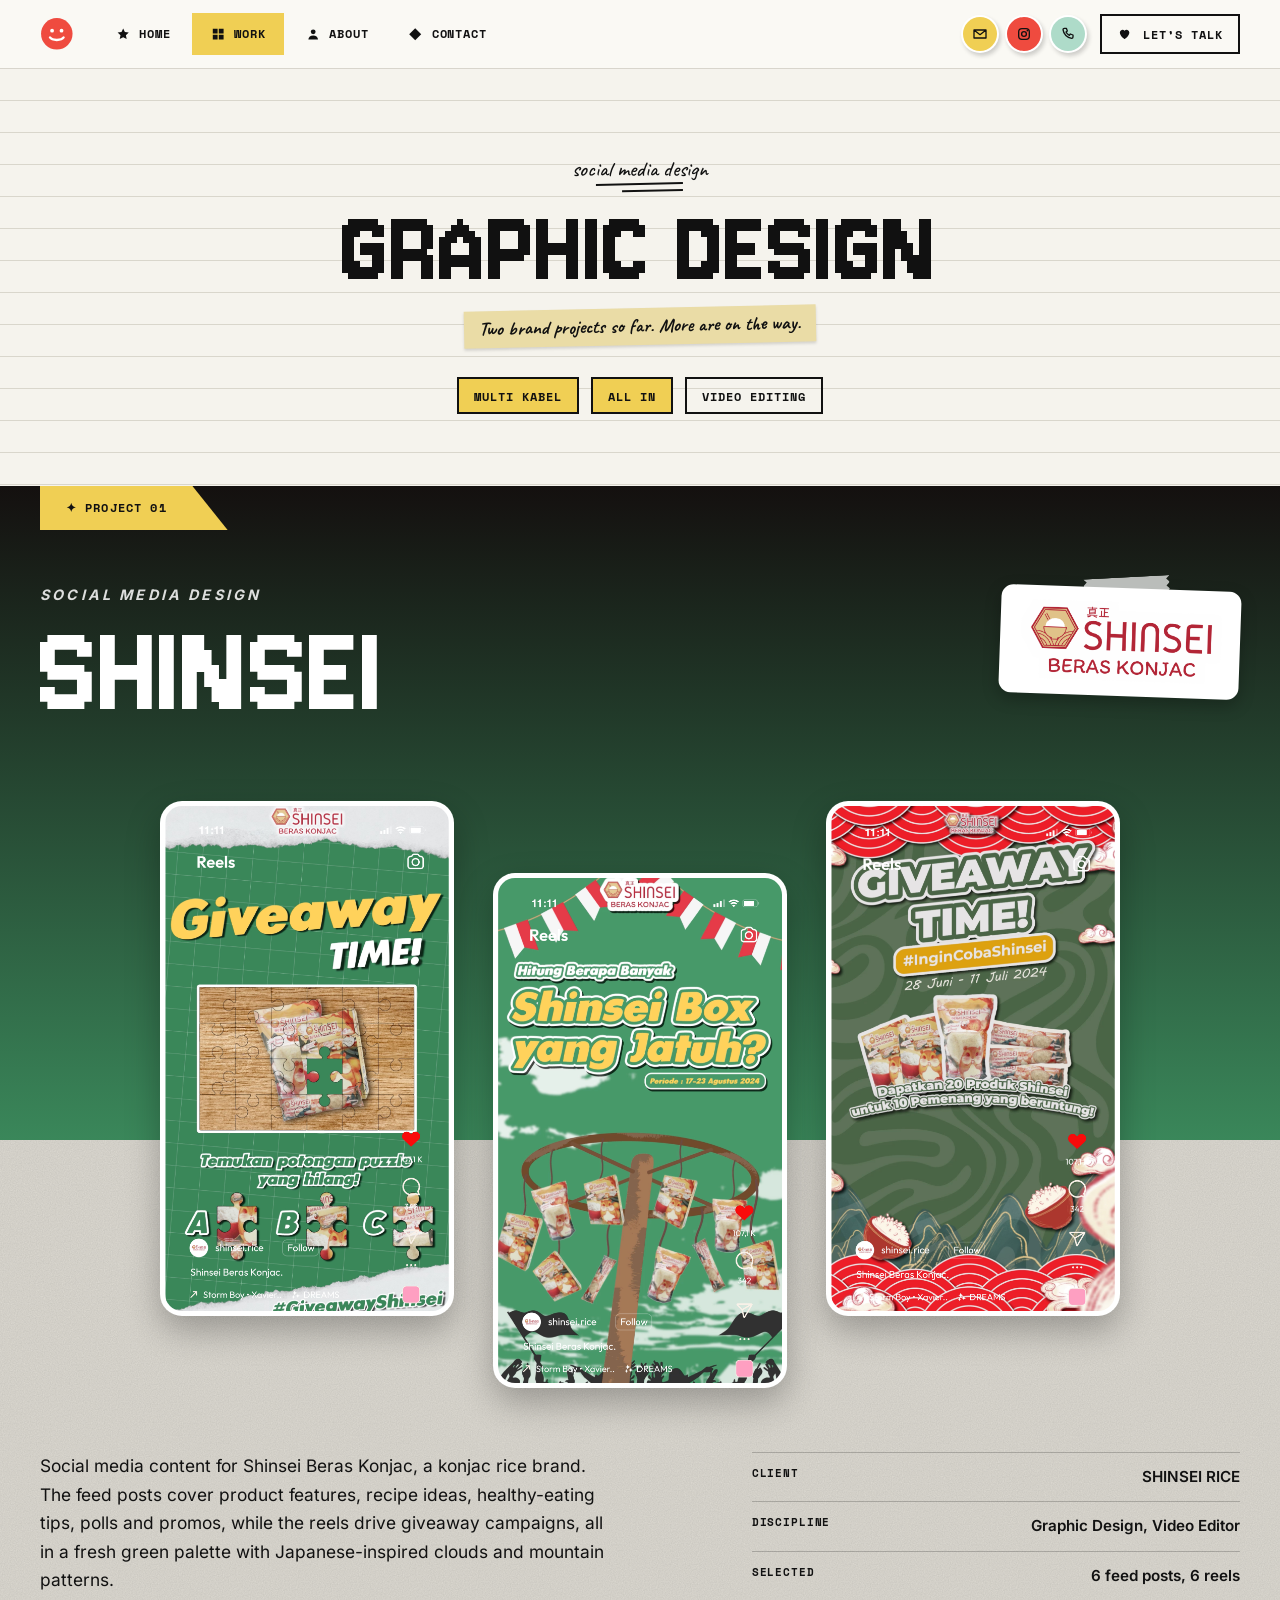
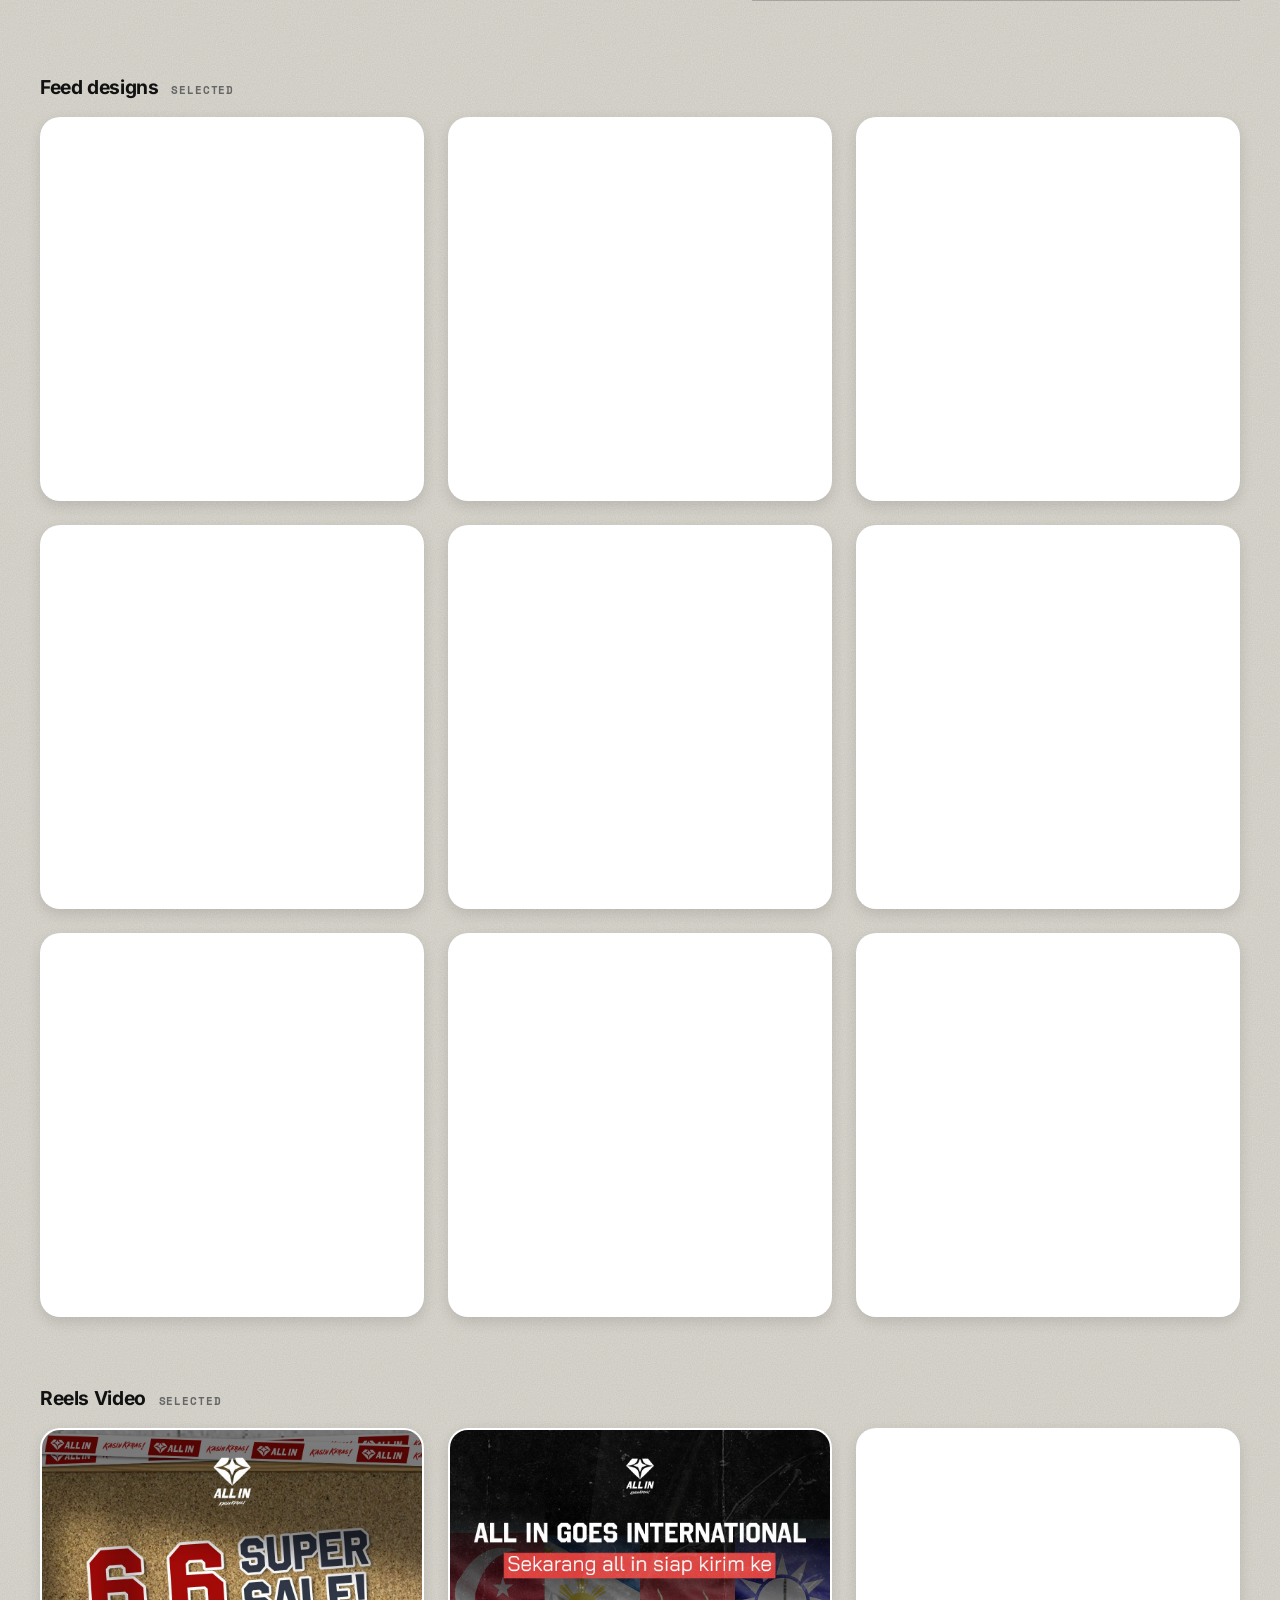
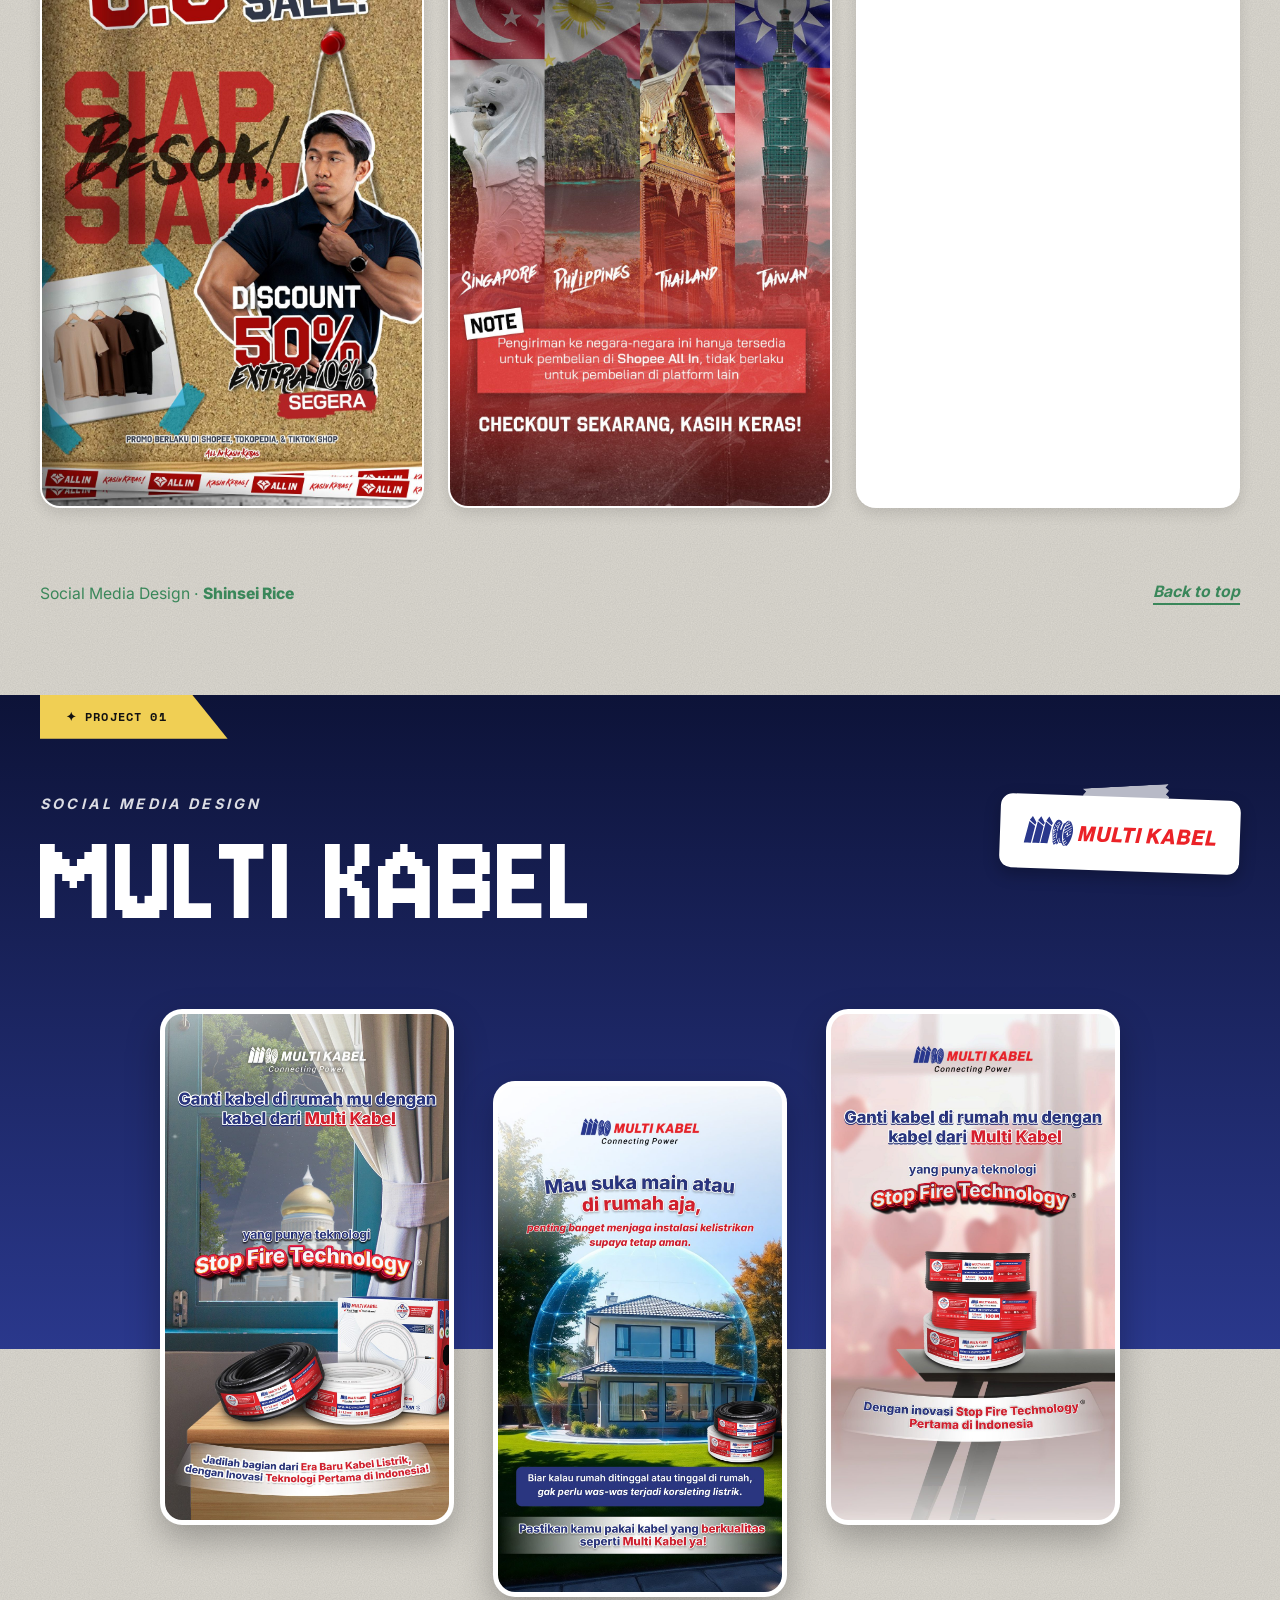
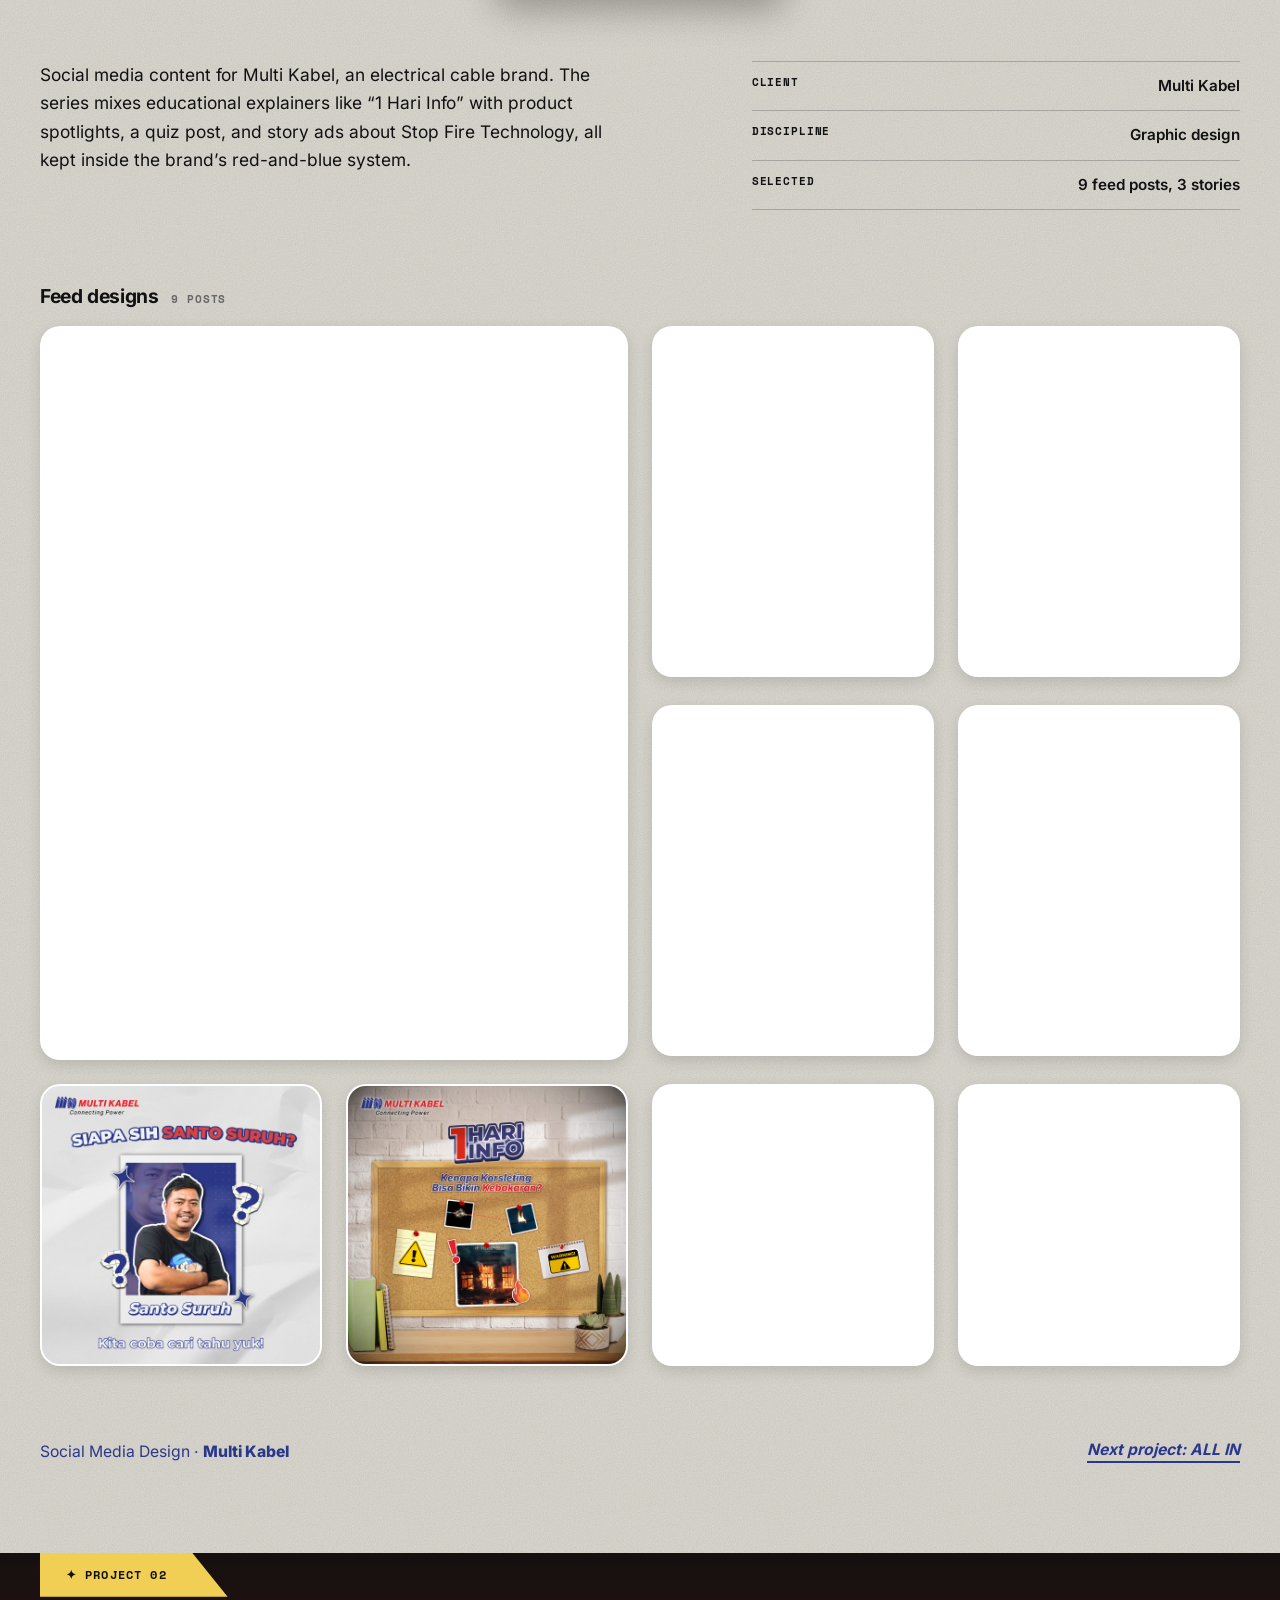
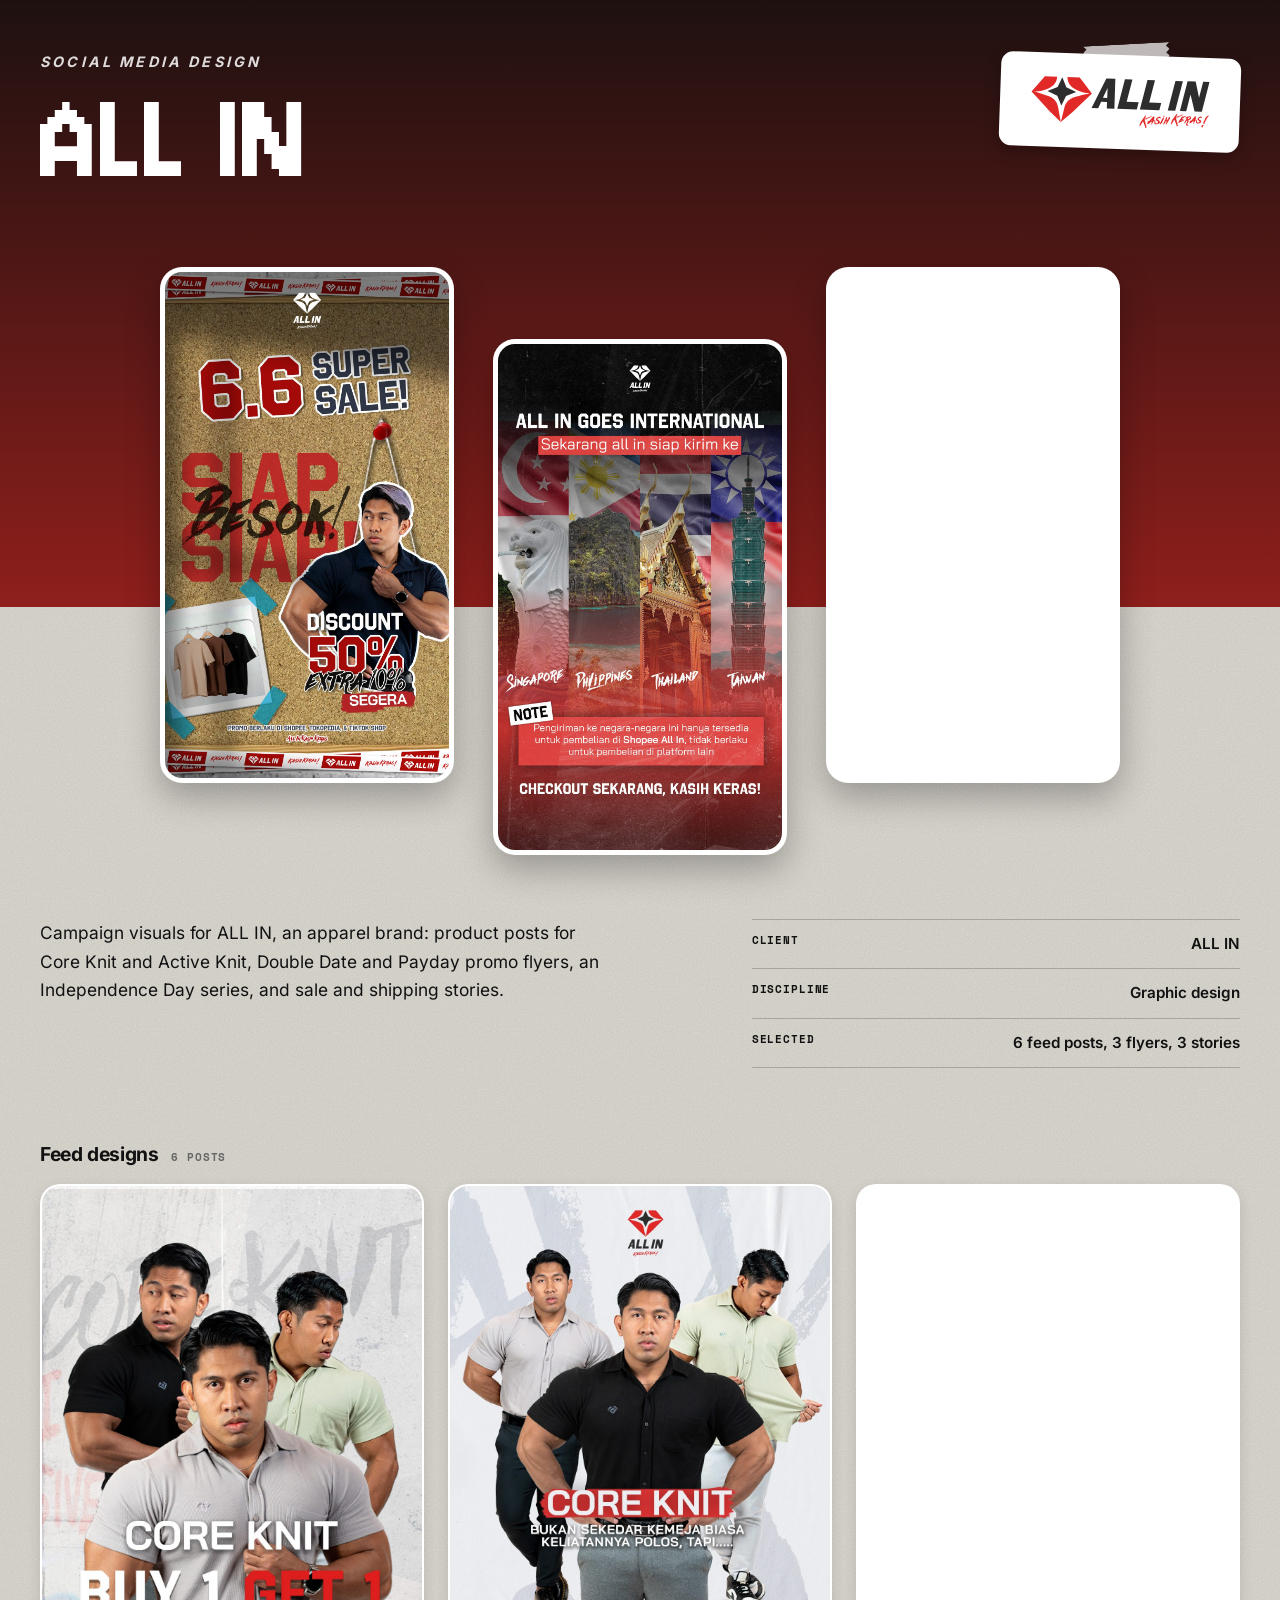
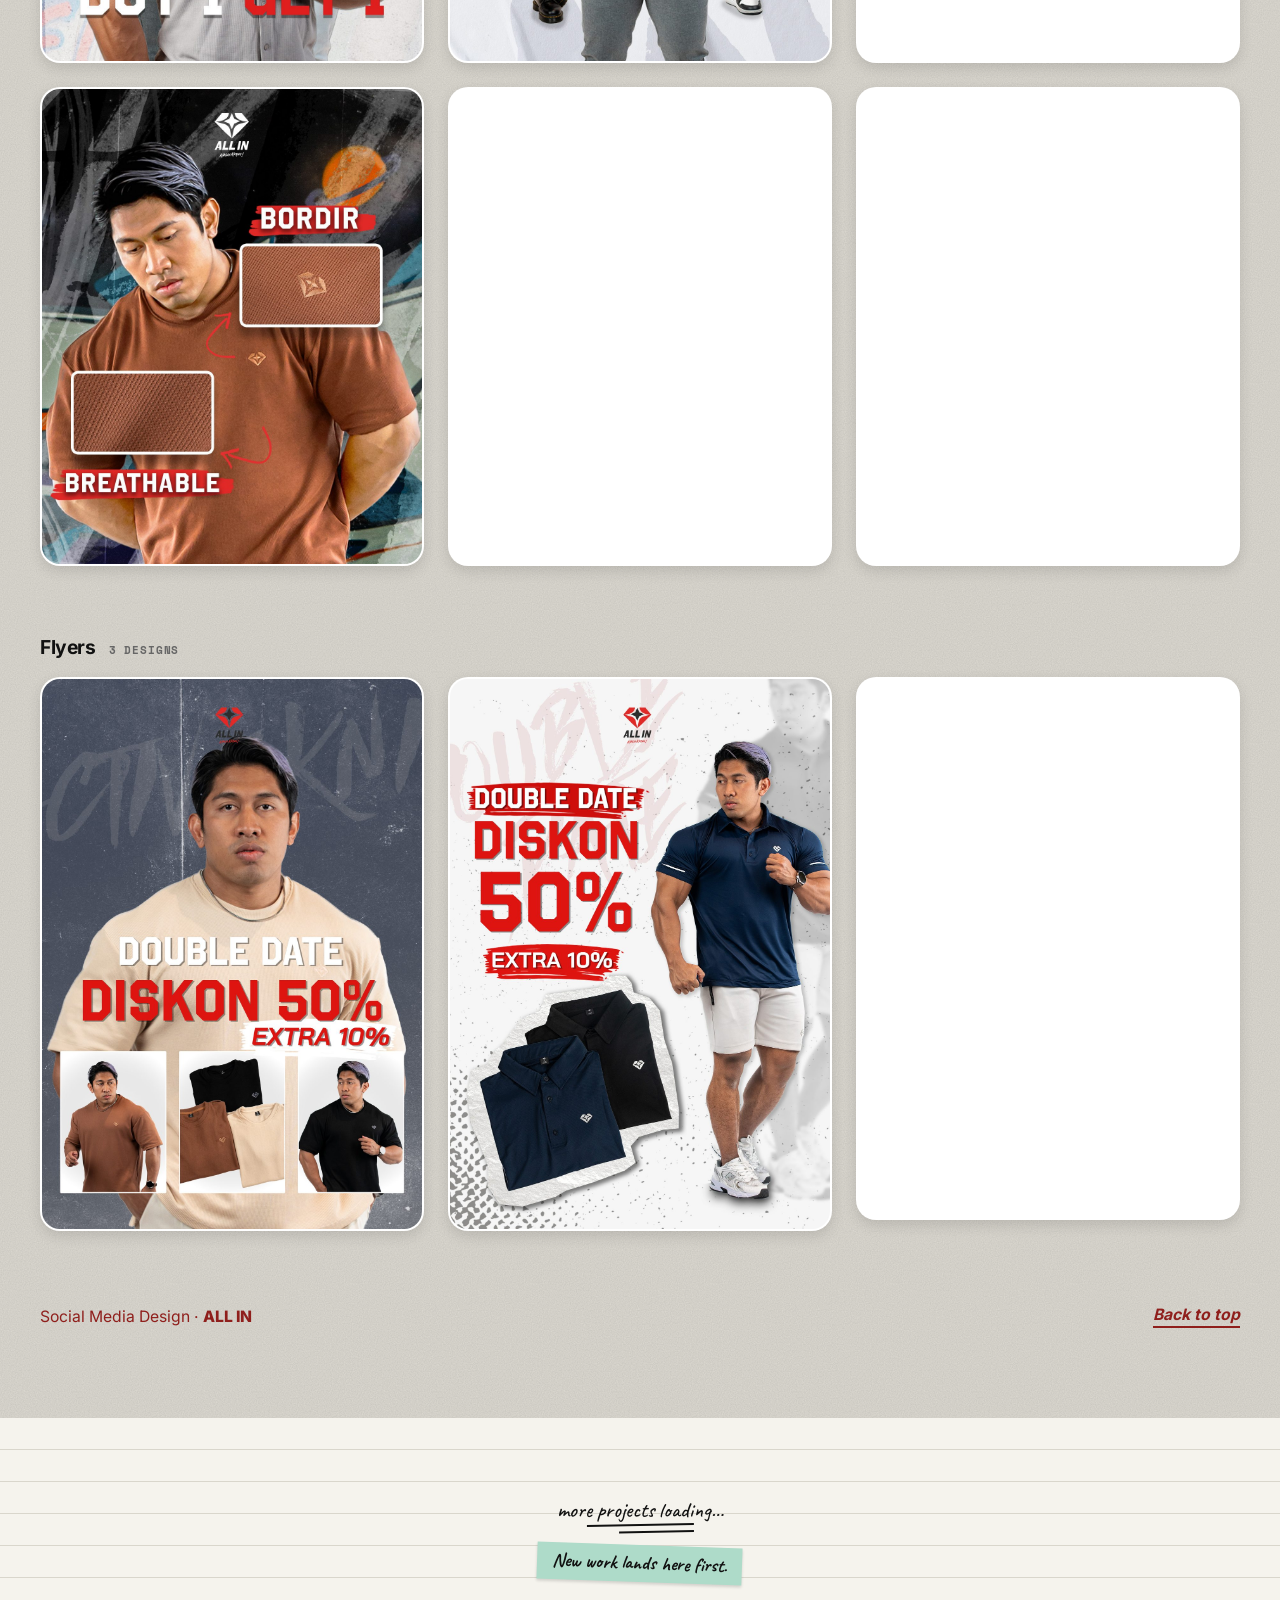
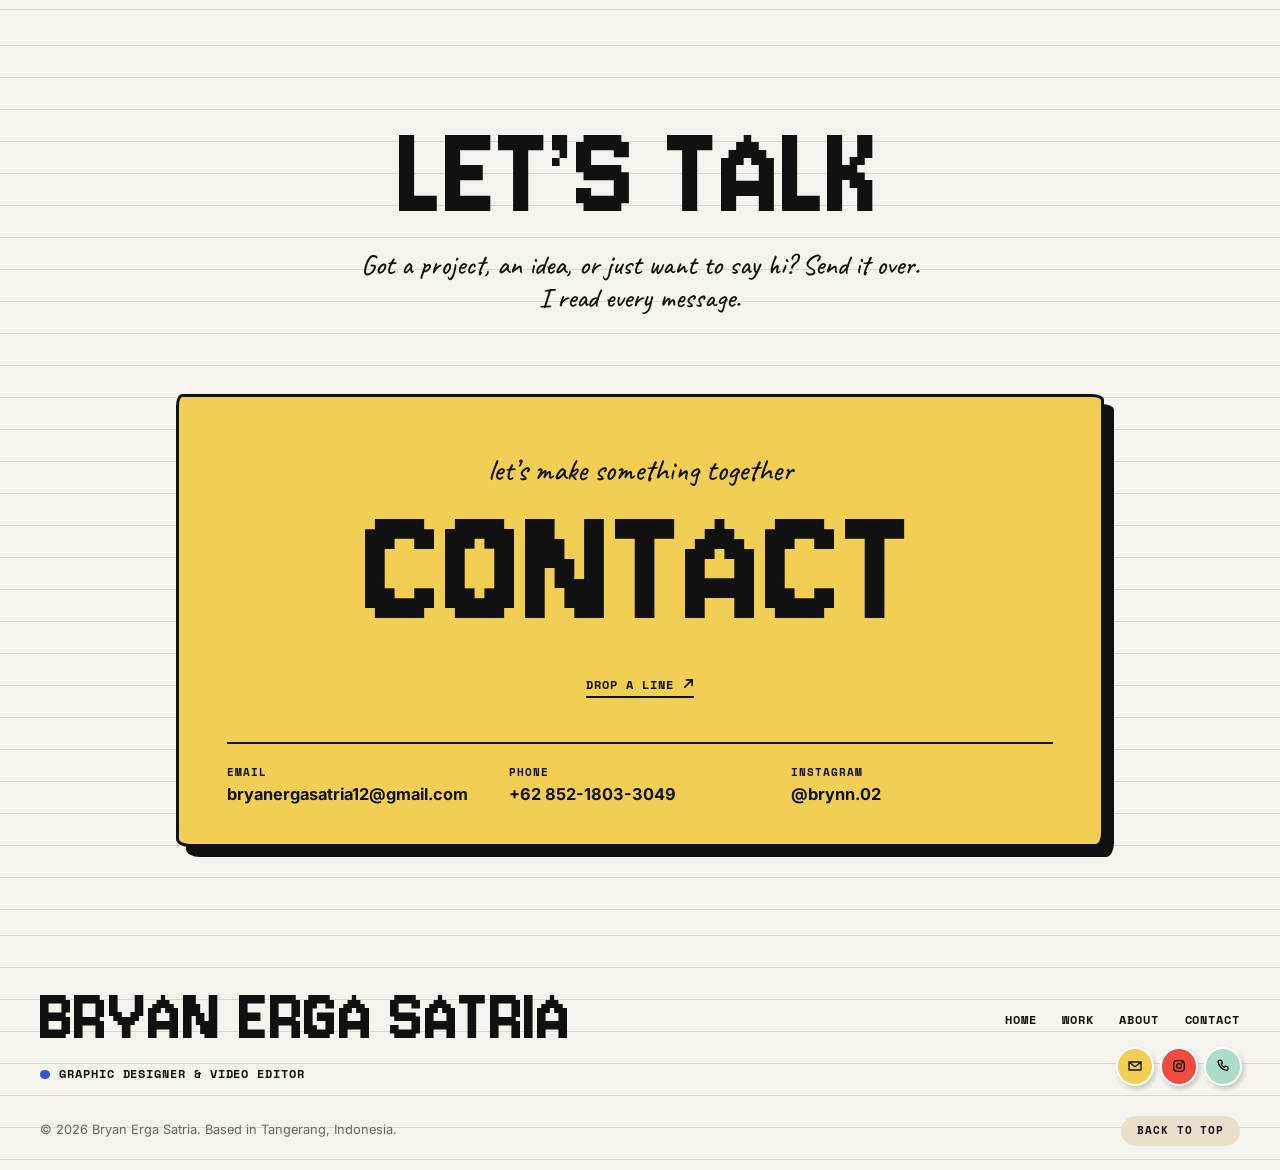
<file: graphic-design.html>
<!DOCTYPE html>
<html lang="en">
<head>
  <meta charset="utf-8">
  <meta name="viewport" content="width=device-width, initial-scale=1">
  <title>Graphic Design — Bryan Erga Satria</title>
  <meta name="description" content="Graphic design and social media design projects by Bryan Erga Satria: Multi Kabel and ALL IN.">
  <meta name="theme-color" content="#f5f3ed">
  <meta property="og:title" content="Graphic Design — Bryan Erga Satria">
  <meta property="og:description" content="Graphic design and social media design projects by Bryan Erga Satria: Multi Kabel and ALL IN.">
  <meta property="og:type" content="website">
  <link rel="icon" href="data:image/svg+xml,%3Csvg xmlns='http://www.w3.org/2000/svg' viewBox='0 0 32 32'%3E%3Ccircle cx='16' cy='16' r='15' fill='%23ef4b3f'/%3E%3Ccircle cx='11.5' cy='13' r='1.8' fill='%23fff'/%3E%3Ccircle cx='20.5' cy='13' r='1.8' fill='%23fff'/%3E%3Cpath d='M9.5 19.5c2 3.2 11 3.2 13 0' fill='none' stroke='%23fff' stroke-width='2.2' stroke-linecap='round'/%3E%3C/svg%3E">
  <link rel="preload" href="assets/fonts/jersey-10-latin-400-normal.woff2" as="font" type="font/woff2" crossorigin>
  <link rel="stylesheet" href="css/base.css">
  <link rel="stylesheet" href="css/components.css">
  <link rel="stylesheet" href="css/pages.css">
</head>
<body id="top">
  <a class="skip-link" href="#main">Skip to content</a>

  <header class="site-header">
    <nav class="nav" aria-label="Main">
      <a class="nav__brand" href="index.html" aria-label="Bryan Erga Satria, home"><svg viewBox="0 0 32 32" aria-hidden="true"><circle cx="16" cy="16" r="15" fill="#ef4b3f"/><circle cx="11.5" cy="13" r="1.8" fill="#fff"/><circle cx="20.5" cy="13" r="1.8" fill="#fff"/><path d="M9.5 19.5c2 3.2 11 3.2 13 0" fill="none" stroke="#fff" stroke-width="2.2" stroke-linecap="round"/></svg></a>
      <ul class="nav__links">
        <li><a class="nav__link" href="index.html"><svg viewBox="0 0 24 24" aria-hidden="true"><path d="M12 2.5l2.8 6 6.5.7-4.8 4.5 1.3 6.5L12 17l-5.8 3.2 1.3-6.5L2.7 9.2l6.5-.7z" fill="currentColor"/></svg><span>Home</span></a></li>
        <li><a class="nav__link" href="index.html#work" aria-current="page"><svg viewBox="0 0 24 24" aria-hidden="true"><path d="M3 3h8v8H3zM13 3h8v8h-8zM3 13h8v8H3zM13 13h8v8h-8z" fill="currentColor"/></svg><span>Work</span></a></li>
        <li><a class="nav__link" href="about.html"><svg viewBox="0 0 24 24" aria-hidden="true"><circle cx="12" cy="8" r="4" fill="currentColor"/><path d="M4 21c0-4.4 3.6-7 8-7s8 2.6 8 7z" fill="currentColor"/></svg><span>About</span></a></li>
        <li><a class="nav__link" href="#contact"><svg viewBox="0 0 24 24" aria-hidden="true"><path d="M12 2l10 10-10 10L2 12z" fill="currentColor"/></svg><span>Contact</span></a></li>
      </ul>
      <div class="nav__actions">
        <ul class="nav__socials" aria-label="Quick contact">
          <li><a class="dot-btn dot-btn--yellow" href="mailto:bryanergasatria12@gmail.com" aria-label="Email Bryan"><svg viewBox="0 0 24 24" aria-hidden="true"><path d="M3 6h18v12H3zM3 6l9 7 9-7" fill="none" stroke="currentColor" stroke-width="2" stroke-linejoin="round"/></svg></a></li>
          <li><a class="dot-btn dot-btn--coral" href="https://www.instagram.com/brynn.02/" target="_blank" rel="noopener" aria-label="Bryan on Instagram"><svg viewBox="0 0 24 24" aria-hidden="true"><rect x="4" y="4" width="16" height="16" rx="5" fill="none" stroke="currentColor" stroke-width="2"/><circle cx="12" cy="12" r="3.6" fill="none" stroke="currentColor" stroke-width="2"/><circle cx="17" cy="7" r="1.2" fill="currentColor"/></svg></a></li>
          <li><a class="dot-btn dot-btn--mint" href="tel:+6285218033049" aria-label="Call Bryan"><svg viewBox="0 0 24 24" aria-hidden="true"><path d="M6.5 3.5h3l1.5 4-2 1.5a11 11 0 0 0 5 5l1.5-2 4 1.5v3a2 2 0 0 1-2 2A15 15 0 0 1 4.5 5.5a2 2 0 0 1 2-2z" fill="none" stroke="currentColor" stroke-width="2" stroke-linejoin="round"/></svg></a></li>
        </ul>
        <a class="btn btn--sm" href="#contact"><svg viewBox="0 0 24 24" aria-hidden="true"><path d="M12 20.5s-7.5-4.6-7.5-10.4A4.2 4.2 0 0 1 12 7.6a4.2 4.2 0 0 1 7.5 2.5c0 5.8-7.5 10.4-7.5 10.4z" fill="currentColor"/></svg><span>Let&rsquo;s talk</span></a>
      </div>
    </nav>
  </header>

  <main id="main">

    <section class="page-head paper-lines" aria-labelledby="gd-title">
      <div class="container">
        <header class="section-head">
          <p class="hand hand--underlined">social media design</p>
          <h1 class="section-head__title display" id="gd-title">Graphic Design</h1>
          <p class="note note--cream">Two brand projects so far. More are on the way.</p>
        </header>
        <nav class="page-head__jump" aria-label="Jump to a project">
          <a class="btn btn--sm btn--yellow" href="#multi-kabel">Multi Kabel</a>
          <a class="btn btn--sm btn--yellow" href="#all-in">ALL IN</a>
          <a class="btn btn--sm" href="video-editing.html">Video Editing</a>
        </nav>
      </div>
    </section>

<!-- ============ PROJECT 01 · SHINSEI RICE ============ -->
 <article class="project project--shinsei" id="shinsei" aria-labelledby="ai-title">
      <div class="project__hero">
        <span class="folder__tab project__tab">&#10022; Project 01</span>
        <div class="container">
          <header class="project__head">
            <div>
              <p class="project__kind">Social media design</p>
              <h2 class="project__title display" id="ai-title">SHINSEI</h2>
            </div>
           <div class="project__logo">
              <span class="tape tape--white project__logo-tape"></span>
              <img src="assets/img/projects/shinsei-rice/shinsei-logo.png" alt="Shinsei logo" width="842" height="185">
            </div>
          </header>
          <h3 class="visually-hidden">Story designs</h3>
          <ul class="stories" aria-label="Story designs: swipe to see all three" tabindex="0">
            <li class="story"><img src="assets/img/projects/shinsei-rice/shinsei-reel-2.jpg" width="1080" height="1920" decoding="async"></li>
            <li class="story"><img src="assets/img/projects/shinsei-rice/shinsei-reel-1.jpg" width="1080" height="1920" decoding="async"></li>
            <li class="story"><img src="assets/img/projects/shinsei-rice/shinsei-reel-3.jpg" width="1080" height="1920" decoding="async"></li>
          </ul>
        </div>
      </div>

      <div class="project__body">
        <div class="container">
          <div class="project__info">
            <p class="project__desc">Social media content for Shinsei Beras Konjac, a konjac rice brand. The feed posts cover product features, recipe ideas, healthy-eating tips, polls and promos, while the reels drive giveaway campaigns, all in a fresh green palette with Japanese-inspired clouds and mountain patterns.</p>
            <dl class="project__facts">
              <div><dt>Client</dt><dd>SHINSEI RICE</dd></div>
              <div><dt>Discipline</dt><dd>Graphic Design, Video Editor</dd></div>
              <div><dt>Selected</dt><dd>6 feed posts, 6 reels</dd></div>
            </dl>
          </div>

          <section class="gallery-group" aria-labelledby="ai-feed">
            <h3 class="gallery-group__title" id="ai-feed">Feed designs <span class="gallery-group__count">Selected</span></h3>
            <ul class="gallery gallery--3">
            <li class="shot"><img src="assets/img/projects/shinsei-rice/feed-01.jpg" width="1200" height="1200" loading="lazy" decoding="async"></li>
            <li class="shot"><img src="assets/img/projects/shinsei-rice/feed-02.jpg" width="1200" height="1200" loading="lazy" decoding="async"></li>
            <li class="shot"><img src="assets/img/projects/shinsei-rice/feed-03.jpg" width="1200" height="1200" loading="lazy" decoding="async"></li>
            <li class="shot"><img src="assets/img/projects/shinsei-rice/feed-10.jpg" width="1200" height="1200" loading="lazy" decoding="async"></li>
            <li class="shot"><img src="assets/img/projects/shinsei-rice/feed-04.jpg" width="1200" height="1200" loading="lazy" decoding="async"></li>
            <li class="shot"><img src="assets/img/projects/shinsei-rice/feed-09.jpg" width="1200" height="1200" loading="lazy" decoding="async"></li>
             <li class="shot"><img src="assets/img/projects/shinsei-rice/feed-06.jpg" width="1200" height="1200" loading="lazy" decoding="async"></li>
            <li class="shot"><img src="assets/img/projects/shinsei-rice/feed-05.jpg" width="1200" height="1200" loading="lazy" decoding="async"></li>
            <li class="shot"><img src="assets/img/projects/shinsei-rice/feed-07.jpg" width="1200" height="1200" loading="lazy" decoding="async"></li>
            </ul>
          </section>

          <section class="gallery-group" aria-labelledby="ai-flyers">
            <h3 class="gallery-group__title" id="ai-flyers">Reels Video <span class="gallery-group__count">Selected</span></h3>
            <ul class="gallery gallery--3 gallery--tall">
            <li class="shot"><img src="assets/img/projects/all-in/story-1.jpg" width="1080" height="1920" decoding="async"></li>
            <li class="shot"><img src="assets/img/projects/all-in/story-2.jpg" width="1080" height="1920" loading="lazy" decoding="async"></li>
            <li class="shot"><img src="assets/img/projects/all-in/story-3.jpg" width="1080" height="1920" loading="lazy" decoding="async"></li>
            </ul>
          </section>

          <p class="project__caption">
            <span>Social Media Design &middot; <strong>Shinsei Rice</strong></span>
            <a href="#top">Back to top</a>
          </p>
        </div>
      </div>
    </article>

    <!-- ============ PROJECT 02 · MULTI KABEL ============ -->
    <article class="project" id="multi-kabel" aria-labelledby="mk-title" style="--project-a:#0d1338; --project-b:#2a388c; --project-ink:#2a388c">
      <div class="project__hero">
        <span class="folder__tab project__tab">&#10022; Project 01</span>
        <div class="container">
          <header class="project__head">
            <div>
              <p class="project__kind">Social media design</p>
              <h2 class="project__title display" id="mk-title">Multi Kabel</h2>
            </div>
            <div class="project__logo">
              <span class="tape tape--white project__logo-tape"></span>
              <img src="assets/img/projects/multi-kabel/logo.svg" alt="Multi Kabel logo" width="842" height="185">
            </div>
          </header>
          <h3 class="visually-hidden">Story designs</h3>
          <ul class="stories" aria-label="Story designs: swipe to see all three" tabindex="0">
            <li class="story"><img src="assets/img/projects/multi-kabel/story-1.jpg"></li>
            <li class="story"><img src="assets/img/projects/multi-kabel/story-2.jpg"></li>
            <li class="story"><img src="assets/img/projects/multi-kabel/story-3.jpg"></li>
          </ul>
        </div>
      </div>

      <div class="project__body">
        <div class="container">
          <div class="project__info">
            <p class="project__desc">Social media content for Multi Kabel, an electrical cable brand. The series mixes educational explainers like &ldquo;1 Hari Info&rdquo; with product spotlights, a quiz post, and story ads about Stop Fire Technology, all kept inside the brand&rsquo;s red-and-blue system.</p>
            <dl class="project__facts">
              <div><dt>Client</dt><dd>Multi Kabel</dd></div>
              <div><dt>Discipline</dt><dd>Graphic design</dd></div>
              <div><dt>Selected</dt><dd>9 feed posts, 3 stories</dd></div>
            </dl>
          </div>

          <section class="gallery-group" aria-labelledby="mk-feed">
            <h3 class="gallery-group__title" id="mk-feed">Feed designs <span class="gallery-group__count">9 posts</span></h3>
            <ul class="gallery gallery--lead">
            <li class="shot"><img src="assets/img/projects/multi-kabel/feed-1.jpg" alt="Multi Kabel feed post: the &quot;our best collection&quot; cable lineup on a wooden desk" width="1080" height="1350" loading="lazy" decoding="async"></li>
            <li class="shot"><img src="assets/img/projects/multi-kabel/feed-2.jpg" alt="Multi Kabel &quot;1 Hari Info&quot; feed post about bare copper conductor cable, styled as a notebook page" width="1080" height="1350" loading="lazy" decoding="async"></li>
            <li class="shot"><img src="assets/img/projects/multi-kabel/feed-3.jpg" alt="Multi Kabel feed post: three types of cable every home needs (NYY, NYM, NYA)" width="1080" height="1350" loading="lazy" decoding="async"></li>
            <li class="shot"><img src="assets/img/projects/multi-kabel/feed-4.jpg" alt="Multi Kabel feed post promoting Stop Fire Technology cable" width="1080" height="1350" loading="lazy" decoding="async"></li>
            <li class="shot"><img src="assets/img/projects/multi-kabel/feed-6.jpg" alt="Multi Kabel feed post on raising electrical safety standards at home, with four cable features" width="1080" height="1350" loading="lazy" decoding="async"></li>
            <li class="shot"><img src="assets/img/projects/multi-kabel/feed-5.jpg" alt="Multi Kabel feed post &quot;Siapa sih Santo Suruh?&quot; with a framed portrait and question marks" width="1200" height="1200" loading="lazy" decoding="async"></li>
            <li class="shot"><img src="assets/img/projects/multi-kabel/feed-7.jpg" alt=""1 Hari Info" feed post on why a short circuit can start a fire, pinned on a cork board" width="1200" height="1200" loading="lazy" decoding="async"></li>
            <li class="shot"><img src="assets/img/projects/multi-kabel/feed-8.jpg" alt=""1 Hari Info" feed post comparing copper and aluminium cable" width="1200" height="1200" loading="lazy" decoding="async"></li>
            <li class="shot"><img src="assets/img/projects/multi-kabel/feed-9.jpg" alt="Multi Kabel quiz feed post with a word-search puzzle and prizes" width="1200" height="1200" loading="lazy" decoding="async"></li>
            </ul>
          </section>

          <p class="project__caption">
            <span>Social Media Design &middot; <strong>Multi Kabel</strong></span>
            <a href="#all-in">Next project: ALL IN</a>
          </p>
        </div>
      </div>
    </article>

    <!-- ============ PROJECT 03 · ALL IN ============ -->
    <article class="project project--all-in" id="all-in" aria-labelledby="ai-title">
      <div class="project__hero">
        <span class="folder__tab project__tab">&#10022; Project 02</span>
        <div class="container">
          <header class="project__head">
            <div>
              <p class="project__kind">Social media design</p>
              <h2 class="project__title display" id="ai-title">ALL IN</h2>
            </div>
           <div class="project__logo">
              <span class="tape tape--white project__logo-tape"></span>
              <img src="assets/img/projects/all-in/all-in-logo.svg" alt="All In logo" width="842" height="185">
            </div>
          </header>
          <h3 class="visually-hidden">Story designs</h3>
          <ul class="stories" aria-label="Story designs: swipe to see all three" tabindex="0">
            <li class="story"><img src="assets/img/projects/all-in/story-1.jpg" alt="ALL IN story: 6.6 super sale announcement with a model and a pinned product board" width="1080" height="1920" decoding="async"></li>
            <li class="story"><img src="assets/img/projects/all-in/story-2.jpg" alt="ALL IN story: ALL IN now ships to Singapore, the Philippines, Thailand and Taiwan" width="1080" height="1920" loading="lazy" decoding="async"></li>
            <li class="story"><img src="assets/img/projects/all-in/story-3.jpg" alt="ALL IN story: Independence Day message about everyday struggles, with speech bubbles" width="1080" height="1920" loading="lazy" decoding="async"></li>
          </ul>
        </div>
      </div>

      <div class="project__body">
        <div class="container">
          <div class="project__info">
            <p class="project__desc">Campaign visuals for ALL IN, an apparel brand: product posts for Core Knit and Active Knit, Double Date and Payday promo flyers, an Independence Day series, and sale and shipping stories.</p>
            <dl class="project__facts">
              <div><dt>Client</dt><dd>ALL IN</dd></div>
              <div><dt>Discipline</dt><dd>Graphic design</dd></div>
              <div><dt>Selected</dt><dd>6 feed posts, 3 flyers, 3 stories</dd></div>
            </dl>
          </div>

          <section class="gallery-group" aria-labelledby="ai-feed">
            <h3 class="gallery-group__title" id="ai-feed">Feed designs <span class="gallery-group__count">6 posts</span></h3>
            <ul class="gallery gallery--3">
            <li class="shot"><img src="assets/img/projects/all-in/feed-1.jpg" alt="ALL IN feed post: Core Knit buy 1 get 1 with three models" width="1080" height="1350" loading="lazy" decoding="async"></li>
            <li class="shot"><img src="assets/img/projects/all-in/feed-2.jpg" alt="ALL IN feed post: Core Knit, not your ordinary plain shirt" width="1080" height="1350" loading="lazy" decoding="async"></li>
            <li class="shot"><img src="assets/img/projects/all-in/feed-3.jpg" alt="ALL IN feed post: Active Knit in broken white, black and brown" width="1080" height="1350" loading="lazy" decoding="async"></li>
            <li class="shot"><img src="assets/img/projects/all-in/feed-4.jpg" alt="ALL IN feed post: embroidered and breathable fabric details on a brown tee" width="1080" height="1350" loading="lazy" decoding="async"></li>
            <li class="shot"><img src="assets/img/projects/all-in/feed-5.jpg" alt="ALL IN feed post: "Merdeka gaya versi gue" Independence Day giveaway" width="1080" height="1350" loading="lazy" decoding="async"></li>
            <li class="shot"><img src="assets/img/projects/all-in/feed-6.jpg" alt="ALL IN feed post: Independence Day message with a student working on a laptop" width="1080" height="1350" loading="lazy" decoding="async"></li>
            </ul>
          </section>

          <section class="gallery-group" aria-labelledby="ai-flyers">
            <h3 class="gallery-group__title" id="ai-flyers">Flyers <span class="gallery-group__count">3 designs</span></h3>
            <ul class="gallery gallery--3 gallery--tall">
            <li class="shot"><img src="assets/img/projects/all-in/flyer-1.jpg" alt="ALL IN flyer: Double Date 50% off plus extra 10%, three tees in beige, brown and black" width="1200" height="1735" loading="lazy" decoding="async"></li>
            <li class="shot"><img src="assets/img/projects/all-in/flyer-2.jpg" alt="ALL IN flyer: Double Date 50% off with a navy polo and shirts" width="1200" height="1735" loading="lazy" decoding="async"></li>
            <li class="shot"><img src="assets/img/projects/all-in/flyer-3.jpg" alt="ALL IN flyer: Payday Deal, discount to 100K, with three models" width="1200" height="1703" loading="lazy" decoding="async"></li>
            </ul>
          </section>

          <p class="project__caption">
            <span>Social Media Design &middot; <strong>ALL IN</strong></span>
            <a href="#top">Back to top</a>
          </p>
        </div>
      </div>
    </article>

    <!-- ADD NEW PROJECTS ABOVE THIS LINE -->
    <section class="more-soon paper-lines" aria-label="More projects">
      <p class="hand hand--underlined">more projects loading&hellip;</p>
      <p class="note note--mint">New work lands here first.</p>
    </section>

  <section class="contact paper-lines" id="contact" aria-labelledby="contact-title">
    <div class="container">
      <h2 class="contact__title display" id="contact-title">Let&rsquo;s talk</h2>
      <p class="contact__intro hand">Got a project, an idea, or just want to say hi? Send it over. I read every message.</p>

      <div class="contact__stage">
        <div class="contact__panel">
          <p class="contact__kicker hand">let&rsquo;s make something together</p>
          <p class="contact__cta display" aria-hidden="true">Contact</p>
          <a class="link-arrow" href="mailto:bryanergasatria12@gmail.com">Drop a line</a>

          <ul class="contact__list">
            <li><span class="contact__label">Email</span><a class="contact__value" href="mailto:bryanergasatria12@gmail.com">bryanergasatria12@gmail.com</a></li>
            <li><span class="contact__label">Phone</span><a class="contact__value" href="tel:+6285218033049">+62 852-1803-3049</a></li>
            <li><span class="contact__label">Instagram</span><a class="contact__value" href="https://www.instagram.com/brynn.02/" target="_blank" rel="noopener">@brynn.02</a></li>
          </ul>
        </div>
      </div>
    </div>
  </section>

  </main>

  <footer class="site-footer">
    <div class="container">
      <div class="footer__top">
        <div>
          <p class="footer__name display">Bryan Erga Satria</p>
          <p class="footer__role mono">Graphic Designer &amp; Video Editor</p>
        </div>
        <div class="footer__side">
          <nav class="footer__nav" aria-label="Footer">
            <a href="index.html">Home</a>
            <a href="index.html#work">Work</a>
            <a href="about.html">About</a>
            <a href="#contact">Contact</a>
          </nav>
          <ul class="nav__socials" aria-label="Social links">
            <li><a class="dot-btn dot-btn--yellow" href="mailto:bryanergasatria12@gmail.com" aria-label="Email Bryan"><svg viewBox="0 0 24 24" aria-hidden="true"><path d="M3 6h18v12H3zM3 6l9 7 9-7" fill="none" stroke="currentColor" stroke-width="2" stroke-linejoin="round"/></svg></a></li>
            <li><a class="dot-btn dot-btn--coral" href="https://www.instagram.com/brynn.02/" target="_blank" rel="noopener" aria-label="Bryan on Instagram"><svg viewBox="0 0 24 24" aria-hidden="true"><rect x="4" y="4" width="16" height="16" rx="5" fill="none" stroke="currentColor" stroke-width="2"/><circle cx="12" cy="12" r="3.6" fill="none" stroke="currentColor" stroke-width="2"/><circle cx="17" cy="7" r="1.2" fill="currentColor"/></svg></a></li>
            <li><a class="dot-btn dot-btn--mint" href="tel:+6285218033049" aria-label="Call Bryan"><svg viewBox="0 0 24 24" aria-hidden="true"><path d="M6.5 3.5h3l1.5 4-2 1.5a11 11 0 0 0 5 5l1.5-2 4 1.5v3a2 2 0 0 1-2 2A15 15 0 0 1 4.5 5.5a2 2 0 0 1 2-2z" fill="none" stroke="currentColor" stroke-width="2" stroke-linejoin="round"/></svg></a></li>
          </ul>
        </div>
      </div>
      <div class="footer__bottom">
        <p>&copy; 2026 Bryan Erga Satria. Based in Tangerang, Indonesia.</p>
        <a class="footer__pill" href="#top">Back to top</a>
      </div>
    </div>
  </footer>
</body>
</html>
</file>
<file: css/base.css>
/* ==========================================================================
   BASE — fonts, design tokens, reset, typography, paper textures
   Bryan Erga Satria · Portfolio
   ========================================================================== */

@font-face {
  font-family: "Jersey 10";
  src: url("../assets/fonts/jersey-10-latin-400-normal.woff2") format("woff2");
  font-weight: 400;
  font-display: swap;
}
@font-face {
  font-family: "Inter";
  src: url("../assets/fonts/inter-latin-wght-normal.woff2") format("woff2");
  font-weight: 100 900;
  font-display: swap;
}
@font-face {
  font-family: "Space Mono";
  src: url("../assets/fonts/space-mono-latin-400-normal.woff2") format("woff2");
  font-weight: 400;
  font-display: swap;
}
@font-face {
  font-family: "Space Mono";
  src: url("../assets/fonts/space-mono-latin-700-normal.woff2") format("woff2");
  font-weight: 700;
  font-display: swap;
}
@font-face {
  font-family: "Caveat";
  src: url("../assets/fonts/caveat-latin-500-normal.woff2") format("woff2");
  font-weight: 500;
  font-display: swap;
}
@font-face {
  font-family: "Caveat";
  src: url("../assets/fonts/caveat-latin-700-normal.woff2") format("woff2");
  font-weight: 700;
  font-display: swap;
}
@font-face {
  font-family: "EB Garamond";
  src: url("../assets/fonts/eb-garamond-latin-500-normal.woff2") format("woff2");
  font-weight: 500;
  font-display: swap;
}


:root {
  /* colour */
  --paper: #f5f3ed;
  --paper-line: #d9d6cc;
  --grey: #dcd9d1;
  --surface: #ffffff;
  --ink: #111111;
  --muted: #666666;
  --border: #d8d5cc;
  --yellow: #f0cf54;
  --coral: #ef4b3f;
  --mint: #aedbc9;
  --cream: #eadca6;
  --lavender: #b9c5ee;
  --blue: #3355d1;
  --red-serif: #b3262a;

  /* type */
  --font-display: "Jersey 10", "Arial Narrow", Impact, sans-serif;
  --font-body: "Inter", system-ui, -apple-system, "Segoe UI", Roboto, sans-serif;
  --font-mono: "Space Mono", ui-monospace, "SFMono-Regular", Menlo, monospace;
  --font-hand: "Caveat", "Comic Sans MS", cursive;
  --font-serif: "EB Garamond", Garamond, Georgia, serif;

  /* layout */
  --max: 1200px;
  --gutter: clamp(1.25rem, 4vw, 2.5rem);
  --nav-h: 4.25rem;
  --radius: 20px;

  /* motion */
  --ease: cubic-bezier(0.22, 0.8, 0.3, 1);

  /* paper grain (inline SVG noise, no extra request) */
  --noise: url("data:image/svg+xml,%3Csvg xmlns='http://www.w3.org/2000/svg' width='180' height='180'%3E%3Cfilter id='n'%3E%3CfeTurbulence type='fractalNoise' baseFrequency='.85' numOctaves='2' stitchTiles='stitch'/%3E%3CfeColorMatrix values='0 0 0 0 0 0 0 0 0 0 0 0 0 0 0 0 0 0 .09 0'/%3E%3C/filter%3E%3Crect width='100%25' height='100%25' filter='url(%23n)'/%3E%3C/svg%3E");

  /* small icon: diagonal arrow (used by .link-arrow) */
  --arrow-dark: url("data:image/svg+xml,%3Csvg xmlns='http://www.w3.org/2000/svg' viewBox='0 0 12 12'%3E%3Cpath d='M2 10 10 2M4 2h6v6' fill='none' stroke='%23111' stroke-width='1.8' stroke-linecap='square'/%3E%3C/svg%3E");
  --arrow-light: url("data:image/svg+xml,%3Csvg xmlns='http://www.w3.org/2000/svg' viewBox='0 0 12 12'%3E%3Cpath d='M2 10 10 2M4 2h6v6' fill='none' stroke='%23fff' stroke-width='1.8' stroke-linecap='square'/%3E%3C/svg%3E");
}

/* ---------- Reset ---------------------------------------------------------- */
*,
*::before,
*::after {
  box-sizing: border-box;
}

html {
  scroll-behavior: smooth;
  scroll-padding-top: calc(var(--nav-h) + 1rem);
  -webkit-text-size-adjust: 100%;
          text-size-adjust: 100%;
}

body {
  margin: 0;
  font: 400 1rem/1.6 var(--font-body);
  color: var(--ink);
  background: var(--paper);
  -webkit-font-smoothing: antialiased;
  overflow-x: clip;
}

img,
svg,
picture {
  display: block;
  max-width: 100%;
}
img {
  height: auto;
}

h1, h2, h3, h4, p, ul, ol, dl, dd, figure {
  margin: 0;
}
ul, ol {
  padding: 0;
  list-style: none;
}

a {
  color: inherit;
  text-decoration: none;
}

button {
  font: inherit;
  color: inherit;
}

:focus-visible {
  outline: 3px solid var(--ink);
  outline-offset: 3px;
  border-radius: 2px;
}

::selection {
  background: var(--yellow);
  color: var(--ink);
}

@media (prefers-reduced-motion: reduce) {
  html {
    scroll-behavior: auto;
  }
  *,
  *::before,
  *::after {
    animation: none !important;
    transition: none !important;
  }
}

/* ---------- Accessibility helpers ---------------------------------------- */
.visually-hidden {
  position: absolute !important;
  width: 1px;
  height: 1px;
  margin: -1px;
  padding: 0;
  overflow: hidden;
  clip: rect(0 0 0 0);
  clip-path: inset(50%);
  white-space: nowrap;
  border: 0;
}

.skip-link {
  position: fixed;
  top: 0.75rem;
  left: 0.75rem;
  z-index: 1000;
  padding: 0.6rem 1rem;
  background: var(--ink);
  color: #fff;
  font: 700 0.8rem/1 var(--font-mono);
  text-transform: uppercase;
  transform: translateY(-200%);
}
.skip-link:focus {
  transform: none;
}

/* ---------- Layout helpers ------------------------------------------------- */
.container {
  width: min(100% - 2 * var(--gutter), var(--max));
  margin-inline: auto;
}

.section {
  padding-block: clamp(3.5rem, 8vw, 7rem);
}

/* ---------- Paper surfaces -------------------------------------------------- */
/* ruled notebook paper (hero, featured works, contact) */
.paper-lines {
  background-color: var(--paper);
  background-image: repeating-linear-gradient(
    to bottom,
    transparent 0 31px,
    var(--paper-line) 31px 32px
  );
}

/* blue graph paper (about) */
.paper-grid {
  background-color: #e6e5e1;
  background-image:
    linear-gradient(rgba(74, 104, 190, 0.2) 1px, transparent 1px),
    linear-gradient(90deg, rgba(74, 104, 190, 0.2) 1px, transparent 1px),
    var(--noise);
  background-size: 28px 28px, 28px 28px, 180px 180px;
}

/* ---------- Typography ------------------------------------------------------ */
/* Pixel display face — big headings */
.display {
  font-family: var(--font-display);
  font-weight: 400;
  line-height: 0.82;
  letter-spacing: 0.005em;
  text-transform: uppercase;
}

/* handwritten annotations */
.hand {
  font-family: var(--font-hand);
  font-weight: 500;
  font-size: 1.35rem;
  line-height: 1.15;
}

/* small mono label */
.mono {
  font-family: var(--font-mono);
  font-weight: 700;
  font-size: 0.72rem;
  letter-spacing: 0.08em;
  text-transform: uppercase;
}

/* section header block (handwritten lead-in + display title + taped note) */
.section-head {
  display: grid;
  justify-items: center;
  gap: 0.75rem;
  text-align: center;
  margin-bottom: clamp(2.5rem, 6vw, 4.5rem);
}
.section-head__title {
  font-size: clamp(3.6rem, 9vw, 7rem);
}
</file>
<file: css/components.css>
/* ==========================================================================
   COMPONENTS — reusable pieces shared across every page
   ========================================================================== */

/* ---------- Navbar ---------------------------------------------------------- */
.site-header {
  position: sticky;
  top: 0;
  z-index: 100;
  background: rgba(250, 249, 245, 0.94);
  border-bottom: 1px solid var(--border);
  -webkit-backdrop-filter: blur(8px);
          backdrop-filter: blur(8px);
}

.nav {
  display: flex;
  align-items: center;
  gap: 0.75rem;
  min-height: var(--nav-h);
  width: min(100% - 2 * var(--gutter), 1360px);
  margin-inline: auto;
}

.nav__brand {
  flex: none;
  width: 2.1rem;
  height: 2.1rem;
  transition: transform 0.3s var(--ease);
}
.nav__brand:hover {
  transform: rotate(-12deg) scale(1.08);
}

.nav__links {
  display: flex;
  gap: 0.2rem;
  margin-left: 0.75rem;
}

.nav__link {
  position: relative;
  display: inline-flex;
  align-items: center;
  gap: 0.55rem;
  padding: 0.85rem 1.15rem;
  font: 700 0.72rem/1 var(--font-mono);
  letter-spacing: 0.08em;
  text-transform: uppercase;
  transition: background-color 0.2s;
}
.nav__link svg {
  width: 0.9rem;
  height: 0.9rem;
  flex: none;
}
/* underline that slides in on hover */
.nav__link::after {
  content: "";
  position: absolute;
  left: 1.15rem;
  right: 1.15rem;
  bottom: 0.45rem;
  height: 2px;
  background: currentColor;
  transform: scaleX(0);
  transform-origin: left;
  transition: transform 0.28s var(--ease);
}
.nav__link:hover::after {
  transform: scaleX(1);
}
.nav__link[aria-current="page"] {
  background: var(--yellow);
}
.nav__link[aria-current="page"]::after {
  display: none;
}

.nav__actions {
  display: flex;
  align-items: center;
  gap: 0.9rem;
  margin-left: auto;
}
.nav__socials {
  display: flex;
  gap: 0.6rem;
}

/* round social buttons */
.dot-btn {
  display: grid;
  place-items: center;
  width: 2.15rem;
  height: 2.15rem;
  border-radius: 50%;
  color: var(--ink);
  box-shadow: 0 0 0 2px #fff, 2px 3px 4px 2px rgba(0, 0, 0, 0.18);
  transition: transform 0.25s var(--ease);
}
.dot-btn svg {
  width: 1rem;
  height: 1rem;
}
.dot-btn:hover {
  transform: translateY(-3px) rotate(-6deg);
}
.dot-btn--yellow { background: var(--yellow); }
.dot-btn--coral  { background: var(--coral); }
.dot-btn--mint   { background: var(--mint); }

/* ---------- Buttons --------------------------------------------------------- */
.btn {
  display: inline-flex;
  align-items: center;
  gap: 0.7rem;
  padding: 0.85rem 1.2rem;
  border: 2px solid var(--ink);
  background: transparent;
  color: var(--ink);
  font: 700 0.76rem/1 var(--font-mono);
  letter-spacing: 0.08em;
  text-transform: uppercase;
  cursor: pointer;
  transition: transform 0.2s var(--ease), box-shadow 0.2s var(--ease),
    background-color 0.2s, color 0.2s;
}
.btn svg {
  width: 0.95rem;
  height: 0.95rem;
}
.btn:hover {
  transform: translate(-2px, -2px);
  box-shadow: 4px 4px 0 var(--ink);
}
.btn--sm {
  padding: 0.65rem 0.95rem;
}

/* dark button with coloured square icon, as in the reference */
.btn--dark {
  gap: 0.9rem;
  padding: 0.45rem 1.3rem 0.45rem 0.45rem;
  background: var(--ink);
  color: #fff;
}
.btn--dark:hover {
  box-shadow: 4px 4px 0 var(--coral);
}
.btn__icon {
  display: grid;
  place-items: center;
  width: 2.1rem;
  height: 2.1rem;
  background: var(--coral);
}
.btn__icon::after {
  content: "";
  width: 0.8rem;
  height: 0.8rem;
  background: var(--arrow-light) center / contain no-repeat;
}

.btn--yellow {
  background: var(--yellow);
}

/* text link with underline + diagonal arrow */
.link-arrow {
  display: inline-flex;
  align-items: center;
  gap: 0.55rem;
  padding-bottom: 0.4rem;
  border-bottom: 2px solid currentColor;
  font: 700 0.76rem/1 var(--font-mono);
  letter-spacing: 0.08em;
  text-transform: uppercase;
}
.link-arrow::after {
  content: "";
  width: 0.7rem;
  height: 0.7rem;
  background: var(--arrow-dark) center / contain no-repeat;
  transition: transform 0.2s var(--ease);
}
.link-arrow:hover::after {
  transform: translate(3px, -3px);
}
.link-arrow--light {
  color: #fff;
}
.link-arrow--light::after {
  background-image: var(--arrow-light);
}

/* ---------- Stickers, notes, tape, doodles ----------------------------------- */
.chip {
  display: inline-block;
  padding: 0.5rem 1rem;
  border-radius: 999px;
  font: 700 0.7rem/1 var(--font-mono);
  letter-spacing: 0.08em;
  text-transform: uppercase;
  box-shadow: 0 0 0 3px rgba(255, 255, 255, 0.9), 0 4px 8px rgba(0, 0, 0, 0.12);
}
.chip--mint  { background: var(--mint); }
.chip--cream { background: var(--cream); }
.chip--yellow { background: var(--yellow); }

.note {
  display: inline-block;
  padding: 0.5rem 0.95rem;
  background: var(--yellow);
  color: var(--ink);
  font: 700 1.2rem/1.1 var(--font-hand);
  box-shadow: 0 2px 3px rgba(0, 0, 0, 0.14);
  transform: rotate(-2.5deg);
}
.note--mint  { background: var(--mint); transform: rotate(2deg); }
.note--cream { background: var(--cream); transform: rotate(-1.2deg); }

/* translucent washi tape; ends are notched */
.tape {
  position: absolute;
  z-index: 3;
  width: 5.4rem;
  height: 1.7rem;
  background: rgba(240, 207, 84, 0.62);
  transform: rotate(-5deg);
  pointer-events: none;
  clip-path: polygon(0 0, 4% 12%, 0 25%, 4% 38%, 0 50%, 4% 62%, 0 75%, 4% 88%, 0 100%,
    100% 100%, 96% 88%, 100% 75%, 96% 62%, 100% 50%, 96% 38%, 100% 25%, 96% 12%, 100% 0);
}
.tape--white { background: rgba(255, 255, 255, 0.7); }
.tape--pink  { background: rgba(244, 163, 190, 0.6); }
.tape--blue  { background: rgba(160, 182, 240, 0.65); }

/* double hand-drawn underline */
.hand--underlined {
  position: relative;
  display: inline-block;
  padding-bottom: 0.65rem;
}
.hand--underlined::after {
  content: "";
  position: absolute;
  left: 18%;
  right: 18%;
  bottom: 0;
  height: 9px;
  background:
    linear-gradient(currentColor 0 0) top / 100% 2px no-repeat,
    linear-gradient(currentColor 0 0) bottom right / 70% 2px no-repeat;
  transform: rotate(-1.2deg);
}

/* inline svg doodles (arrows, scribbles) */
.doodle {
  position: absolute;
  pointer-events: none;
  overflow: visible;
}

/* ---------- Tags ---------------------------------------------------------------- */
.tags {
  display: flex;
  flex-wrap: wrap;
  gap: 0.5rem;
}
.tag {
  display: inline-block;
  padding: 0.6rem 0.85rem;
  background: var(--ink);
  color: #fff;
  font: 700 0.7rem/1 var(--font-mono);
  letter-spacing: 0.08em;
  text-transform: uppercase;
  transition: background-color 0.2s, color 0.2s, transform 0.2s var(--ease);
}
a.tag:hover {
  background: #fff;
  color: var(--ink);
  transform: translateY(-2px);
}

/* ---------- Folder panels (Featured Works) --------------------------------------- */
.folders {
  display: grid;
  gap: clamp(2.5rem, 5vw, 4rem);
}

.folder {
  --folder: var(--yellow);
  position: relative;
}
.folder--coral {
  --folder: var(--coral);
}

.folder__tab {
  display: inline-flex;
  align-items: center;
  gap: 0.6rem;
  padding: 1rem 3.8rem 1rem 1.6rem;
  background: var(--folder);
  font: 700 0.74rem/1 var(--font-mono);
  letter-spacing: 0.1em;
  text-transform: uppercase;
  clip-path: polygon(0 0, calc(100% - 2.2rem) 0, 100% 100%, 0 100%);
}

.folder__body {
  position: relative;
  display: grid;
  grid-template-columns: minmax(0, 1fr) minmax(0, 1.05fr);
  gap: clamp(1.5rem, 4vw, 3.5rem);
  min-height: 27rem;
  padding: clamp(1.5rem, 4vw, 3.25rem);
  background: var(--folder);
}

.folder__info {
  display: flex;
  flex-direction: column;
  align-items: flex-start;
  gap: 1.1rem;
}
.folder__meta {
  display: flex;
  align-items: center;
  gap: 0.6rem;
}
.folder__meta::before {
  content: "";
  width: 0.55rem;
  height: 0.55rem;
  border-radius: 50%;
  background: var(--ink);
}
.folder__title {
  font: 700 clamp(2.6rem, 6vw, 4.4rem)/1 var(--font-body);
  letter-spacing: -0.04em;
}
.folder__text {
  max-width: 24rem;
  font-size: 0.95rem;
  line-height: 1.55;
}
.folder__info .tags {
  margin-top: auto;
  padding-top: 1.5rem;
}

.folder__media {
  position: relative;
  display: block;
  align-self: center;
}

/* paper collage of posters (Graphic Design folder) */
.collage {
  position: relative;
  min-height: clamp(19rem, 34vw, 25rem);
}
.collage__item {
  position: absolute;
  width: 46%;
  padding: 0.4rem;
  background: #fff;
  box-shadow: 0 8px 20px rgba(0, 0, 0, 0.22);
  transition: transform 0.4s var(--ease);
}
.collage__item img {
  width: 100%;
  aspect-ratio: 4 / 5;
  object-fit: cover;
}
.collage__item:nth-child(1) { left: 0;   top: 14%; transform: rotate(-7deg); }
.collage__item:nth-child(2) { left: 27%; top: 0;   transform: rotate(2deg); z-index: 2; }
.collage__item:nth-child(3) { right: 0;  top: 17%; transform: rotate(8deg); }

.folder:hover .collage__item:nth-child(1) { transform: rotate(-10deg) translate(-8px, 4px); }
.folder:hover .collage__item:nth-child(2) { transform: rotate(1deg) translateY(-8px); }
.folder:hover .collage__item:nth-child(3) { transform: rotate(11deg) translate(8px, 4px); }

/* ---------- Video player mock (placeholder visual) ----------------------------------- */
.player {
  position: relative;
  border: 3px solid var(--ink);
  background: var(--ink);
  box-shadow: 8px 8px 0 rgba(17, 17, 17, 0.9);
}
.player__screen {
  position: relative;
  display: grid;
  place-items: center;
  aspect-ratio: 16 / 9;
  background:
    repeating-linear-gradient(0deg, rgba(255, 255, 255, 0.04) 0 2px, transparent 2px 5px),
    radial-gradient(120% 120% at 30% 20%, #3a3a3a 0%, #151515 60%);
}
.player__rec {
  position: absolute;
  top: 0.9rem;
  left: 1rem;
  display: flex;
  align-items: center;
  gap: 0.5rem;
  color: #fff;
  font: 700 0.66rem/1 var(--font-mono);
  letter-spacing: 0.1em;
}
.player__rec::before {
  content: "";
  width: 0.6rem;
  height: 0.6rem;
  border-radius: 50%;
  background: var(--coral);
}
.player__play {
  display: grid;
  place-items: center;
  width: clamp(3.6rem, 9vw, 5.5rem);
  aspect-ratio: 1;
  border-radius: 50%;
  background: var(--yellow);
  transition: transform 0.3s var(--ease);
}
.player__play::before {
  content: "";
  margin-left: 8%;
  border-style: solid;
  border-width: 0.9rem 0 0.9rem 1.5rem;
  border-color: transparent transparent transparent var(--ink);
}
.player:hover .player__play {
  transform: scale(1.08);
}
.player__timeline {
  display: grid;
  gap: 0.35rem;
  padding: 0.7rem 0.9rem 0.9rem;
  background: #1c1c1c;
}
.player__row {
  display: flex;
  gap: 0.3rem;
}
.clip {
  height: 0.8rem;
  border-radius: 2px;
  background: var(--yellow);
  flex: none;
  width: var(--w, 20%);
}
.clip--coral { background: var(--coral); }
.clip--mint  { background: var(--mint); }
.clip--ghost { background: transparent; }
.player__stamp {
  position: absolute;
  right: -0.8rem;
  bottom: 18%;
  padding: 0.55rem 0.9rem;
  border: 3px solid var(--ink);
  background: #fff;
  color: var(--ink);
  font: 700 0.8rem/1 var(--font-mono);
  letter-spacing: 0.14em;
  text-transform: uppercase;
  transform: rotate(-7deg);
  box-shadow: 4px 4px 0 var(--ink);
}

/* ---------- Postage-stamp photo frame (About) ----------------------------------------- */
.stamp-wrap {
  position: relative;
  filter: drop-shadow(0 8px 10px rgba(0, 0, 0, 0.22));
  transform: rotate(-2deg);
}
.stamp {
  --r: 8px;
  --g: 22px;
  padding: calc(var(--r) * 2.4);
  background: #fff;
  -webkit-mask:
    radial-gradient(circle var(--r) at 50% 0, #0000 97%, #000) 50% 0 / var(--g) var(--r) repeat-x,
    radial-gradient(circle var(--r) at 50% 100%, #0000 97%, #000) 50% 100% / var(--g) var(--r) repeat-x,
    radial-gradient(circle var(--r) at 0 50%, #0000 97%, #000) 0 50% / var(--r) var(--g) repeat-y,
    radial-gradient(circle var(--r) at 100% 50%, #0000 97%, #000) 100% 50% / var(--r) var(--g) repeat-y,
    linear-gradient(#000 0 0) 50% 50% / calc(100% - 2 * var(--r)) calc(100% - 2 * var(--r)) no-repeat;
          mask:
    radial-gradient(circle var(--r) at 50% 0, #0000 97%, #000) 50% 0 / var(--g) var(--r) repeat-x,
    radial-gradient(circle var(--r) at 50% 100%, #0000 97%, #000) 50% 100% / var(--g) var(--r) repeat-x,
    radial-gradient(circle var(--r) at 0 50%, #0000 97%, #000) 0 50% / var(--r) var(--g) repeat-y,
    radial-gradient(circle var(--r) at 100% 50%, #0000 97%, #000) 100% 50% / var(--r) var(--g) repeat-y,
    linear-gradient(#000 0 0) 50% 50% / calc(100% - 2 * var(--r)) calc(100% - 2 * var(--r)) no-repeat;
}
.stamp__photo {
  aspect-ratio: 4 / 5;
  overflow: hidden;
  background: var(--yellow);
}
.stamp__photo img {
  width: 100%;
  height: 100%;
  object-fit: cover;
  object-position: 48% 12%;
  transform: scale(1.22);
  transform-origin: 48% 18%;
}

/* ---------- Software tool tiles ------------------------------------------------------- */
.tools {
  display: flex;
  flex-wrap: wrap;
  gap: 0.9rem 0.8rem;
}
.tool {
  display: grid;
  justify-items: center;
  gap: 0.4rem;
  width: 4.4rem;
}
.tool__icon {
  display: grid;
  place-items: center;
  width: 3.2rem;
  height: 3.2rem;
  border: 2px solid currentColor;
  border-radius: 0.85rem;
  background: var(--tile, var(--ink));
  font: 700 1.1rem/1 var(--font-body);
  letter-spacing: -0.04em;
  transition: transform 0.25s var(--ease);
}
.tool__icon img {
  display: block;
  width: 70%;
  height: 70%;
  object-fit: contain;
}
.tool:hover .tool__icon {
  transform: translateY(-3px) rotate(-4deg);
}
.tool__name {
  font: 700 0.6rem/1.15 var(--font-mono);
  letter-spacing: 0.04em;
  text-align: center;
  text-transform: uppercase;
}
.tool__icon--ps { --tile: #001e36; color: #31a8ff; }
.tool__icon--ai { --tile: #2e1400; color: #ff9a00; }
.tool__icon--pr { --tile: #0b0b4a; color: #a9a9ff; }
.tool__icon--ae { --tile: #1a083b; color: #c99aff; }
.tool__icon--cc { --tile: #f6f3f3; color: #090909; }
.tool__icon--fg { --tile: #ffffff; color: #111111; }

/* ---------- Contact section (closing statement) ----------------------------------------- */
.contact {
  padding: clamp(3.5rem, 8vw, 6.5rem) 0 clamp(3rem, 7vw, 5.5rem);
  text-align: center;
}
.contact__title {
  font-size: clamp(4.4rem, 12vw, 8.8rem);
}
.contact__intro {
  max-width: 36rem;
  margin: 1.1rem auto 0;
  font-size: clamp(1.35rem, 2.5vw, 1.75rem);
}

.contact__stage {
  position: relative;
  width: min(100%, 58rem);
  margin: clamp(3.5rem, 7vw, 5rem) auto 0;
}
.contact__panel {
  position: relative;
  padding: clamp(2rem, 5vw, 3.5rem) clamp(1.25rem, 4vw, 3rem) clamp(1.5rem, 3vw, 2.25rem);
  border: 3px solid var(--ink);
  border-radius: 6px 12px 8px 14px / 12px 6px 14px 8px;
  background: var(--yellow);
  box-shadow: 10px 10px 0 var(--ink);
}
.contact__kicker {
  font-size: clamp(1.4rem, 3vw, 1.9rem);
}
.contact__cta {
  margin: 0.4rem 0 1.6rem;
  font-size: clamp(5rem, 16vw, 11.5rem);
}
.contact__list {
  display: grid;
  grid-template-columns: repeat(3, minmax(0, 1fr));
  gap: 1.25rem;
  margin-top: clamp(1.75rem, 4vw, 2.75rem);
  padding-top: 1.4rem;
  border-top: 2px solid var(--ink);
  text-align: left;
}
.contact__label {
  display: block;
  margin-bottom: 0.3rem;
  font: 700 0.66rem/1 var(--font-mono);
  letter-spacing: 0.1em;
  text-transform: uppercase;
}
.contact__value {
  display: inline-block;
  font: 700 1.02rem/1.3 var(--font-body);
  overflow-wrap: anywhere;
  background: linear-gradient(currentColor 0 0) left bottom / 0 2px no-repeat;
  transition: background-size 0.3s var(--ease);
}
.contact__value:hover {
  background-size: 100% 2px;
}

/* sticky note that overlaps the panel */
.note-card {
  position: absolute;
  z-index: 4;
  top: -3.2rem;
  left: -4%;
  width: min(17.5rem, 70%);
  padding: 1.1rem 1.1rem 1rem;
  background: var(--lavender);
  box-shadow: 0 6px 14px rgba(0, 0, 0, 0.16);
  text-align: left;
  transform: rotate(-4deg);
}
.note-card__who {
  display: flex;
  align-items: center;
  gap: 0.6rem;
  margin-bottom: 0.6rem;
  font: 700 0.9rem/1.2 var(--font-body);
}
.note-card__avatar {
  flex: none;
  width: 2.1rem;
  height: 2.1rem;
  overflow: hidden;
  border-radius: 50%;
  background: var(--yellow);
}
.note-card__avatar img {
  width: 100%;
  height: 100%;
  object-fit: cover;
  object-position: 48% 12%;
  transform: scale(1.5);
  transform-origin: 48% 20%;
}
.note-card p {
  font-size: 0.78rem;
  line-height: 1.5;
}

/* ---------- Footer ----------------------------------------------------------------------- */
.site-footer {
  padding: clamp(2rem, 5vw, 3rem) 0 1.5rem;
  border-top: 1px solid var(--border);
  background-color: var(--paper);
  background-image: repeating-linear-gradient(
    to bottom, transparent 0 31px, var(--paper-line) 31px 32px);
}
.footer__top {
  display: flex;
  flex-wrap: wrap;
  align-items: flex-end;
  justify-content: space-between;
  gap: 1.5rem 3rem;
}
.footer__name {
  font-size: clamp(3.2rem, 8vw, 5rem);
}
.footer__role {
  display: flex;
  align-items: center;
  gap: 0.6rem;
  margin-top: 1rem;
}
.footer__role::before {
  content: "";
  width: 0.6rem;
  height: 0.6rem;
  border-radius: 50%;
  background: var(--blue);
}
.footer__side {
  display: grid;
  justify-items: end;
  gap: 1.2rem;
}
.footer__nav {
  display: flex;
  flex-wrap: wrap;
  gap: 0.5rem 1.6rem;
}
.footer__nav a {
  font: 700 0.72rem/1 var(--font-mono);
  letter-spacing: 0.08em;
  text-transform: uppercase;
  background: linear-gradient(currentColor 0 0) left bottom / 0 2px no-repeat;
  padding-bottom: 0.3rem;
  transition: background-size 0.28s var(--ease);
}
.footer__nav a:hover {
  background-size: 100% 2px;
}
.footer__bottom {
  display: flex;
  flex-wrap: wrap;
  align-items: center;
  justify-content: space-between;
  gap: 1rem;
  margin-top: 2rem;
  color: var(--muted);
  font-size: 0.8rem;
}
.footer__pill {
  padding: 0.6rem 1rem;
  border-radius: 999px;
  background: #e8e0cb;
  color: var(--ink);
  font: 700 0.68rem/1 var(--font-mono);
  letter-spacing: 0.08em;
  text-transform: uppercase;
  transition: background-color 0.2s;
}
.footer__pill:hover {
  background: var(--yellow);
}

/* ---------- Responsive: components --------------------------------------------------------- */
@media (max-width: 1020px) {
  .nav__socials {
    display: none;
  }
}

@media (max-width: 860px) {
  .folder__body {
    grid-template-columns: 1fr;
    min-height: 0;
  }
  .folder__media {
    order: -1;
  }
  .folder__info .tags {
    margin-top: 0.5rem;
    padding-top: 0.5rem;
  }
  .contact__list {
    grid-template-columns: 1fr;
    gap: 1rem;
  }
  .note-card {
    position: relative;
    top: auto;
    left: auto;
    width: min(18rem, 100%);
    margin: 0 auto 1.75rem;
  }
  .footer__side {
    justify-items: start;
  }
}

/* phones: one-row nav, no hamburger needed (only four short items) */
@media (max-width: 720px) {
  :root {
    --nav-h: 3.5rem;
  }
  .nav {
    gap: 0.4rem;
  }
  .nav__links {
    flex: 1;
    justify-content: space-between;
    margin-left: 0;
  }
  .nav__link {
    padding: 0.7rem 0.45rem;
    font-size: 0.66rem;
  }
  .nav__link svg {
    display: none;
  }
  .nav__link::after {
    left: 0.45rem;
    right: 0.45rem;
    bottom: 0.25rem;
  }
  .nav__actions {
    display: none;
  }
  .player__stamp {
    right: -0.3rem;
  }
}
</file>
<file: css/pages.css>
/* ==========================================================================
   PAGES — section layouts (home, about, graphic design, video editing)
   ========================================================================== */

/* ==========================================================================
   HOME · HERO
   ========================================================================== */
.hero {
  position: relative;
  min-height: calc(100vh - var(--nav-h));
  min-height: calc(100svh - var(--nav-h));
  display: flex;
  align-items: center;
  padding: clamp(2.5rem, 6vw, 4.5rem) 0 clamp(3.5rem, 8vw, 6.5rem);
  overflow: clip;
}
.hero__grid {
  display: grid;
  grid-template-columns: minmax(0, 1.1fr) minmax(0, 0.9fr);
  align-items: center;
  gap: clamp(1rem, 5vw, 4.5rem);
}
.hero__copy {
  display: flex;
  flex-direction: column;
  align-items: center;
  text-align: center;
}

.hero__hello {
  position: absolute;
  top: 0;
  left: clamp(1rem, 12%, 9rem);
  margin: 0;
  font-size: 1.6rem;
}

/* name + hand-drawn frame + notes */
.hero__namewrap {
  position: relative;
  width: min(100%, 68rem);
  max-width: 100%;
  padding: 2.6rem 0 3.6rem;
}
.hero__chip {
  position: absolute;
  top: 0;
  z-index: 2;
}
.hero__chip--a { left: 0;  transform: rotate(-2deg); }
.hero__chip--b { right: 0; transform: rotate(2deg); }

.hero__frame {
  position: relative;
  padding: clamp(1.4rem, 3vw, 2.1rem) clamp(1.5rem, 3.5vw, 2.8rem);
}
.hero__frame::before,
.hero__frame::after {
  content: "";
  position: absolute;
  inset: 0;
  border: 2.5px solid var(--coral);
  pointer-events: none;
}
.hero__frame::before {
  border-radius: 3px 7px 4px 8px / 7px 3px 8px 4px;
  transform: rotate(-0.7deg);
}
.hero__frame::after {
  inset: 4px -3px -3px 4px;
  border-width: 1.5px;
  border-radius: 6px 3px 8px 4px / 3px 8px 4px 6px;
  opacity: 0.5;
  transform: rotate(0.6deg);
}

.hero__name {
  display: flex;
  flex-direction: column;
  align-items: center;
  font-size: clamp(5rem, 18vw, 15rem);
  line-height: 0.78;
}

.hero__sticky {
  position: absolute;
  bottom: 0;
  display: flex;
  align-items: flex-end;
  gap: 0.4rem;
}
.hero__sticky--role  { left: 0; }
.hero__sticky--place { right: 0; flex-direction: row-reverse; }
.hero__sticky .doodle {
  position: static;
  width: 2.8rem;
  height: 2.2rem;
  margin-bottom: 1.4rem;
}
.hero__sticky--place .doodle {
  transform: scaleX(-1);
}

.hero__status {
  display: flex;
  align-items: center;
  gap: 0.65rem;
  margin-top: 0.4rem;
  font-size: 0.7rem;
}
.hero__status::before {
  content: "";
  width: 0.6rem;
  height: 0.6rem;
  border-radius: 50%;
  background: var(--blue);
}

.hero__role {
  margin-top: 1.5rem;
  font: 700 clamp(2.2rem, 4.8vw, 3.7rem)/1.06 var(--font-body);
  letter-spacing: -0.04em;
}
.sticker {
  display: inline-block;
  width: 0.78em;
  height: 0.78em;
  margin-left: 0.12em;
  vertical-align: -0.04em;
}
.hero__lead {
  max-width: 30rem;
  margin-top: 1.25rem;
  color: #333;
  font-size: clamp(1rem, 1.6vw, 1.12rem);
}
.hero__cta {
  display: flex;
  justify-content: center;
  flex-wrap: wrap;
  gap: 0.9rem;
  margin-top: 2rem;
}

/* portrait cut-out on a hard-shadow block (now used inside the About section) */
.hero__visual {
  position: relative;
  justify-self: center;
  width: min(100%, 31rem);
  padding-bottom: 3px;
}
.hero__visual:empty {
  min-height: 1px;
}
/* portrait now lives in About: give the name the full width so it stays inside its frame */
.hero__grid:has(> .hero__visual:empty) {
  grid-template-columns: minmax(0, 1fr);
}
.hero__grid:has(> .hero__visual:empty) .hero__visual {
  display: none;
}
.hero__block {
  position: absolute;
  inset: 26% -5% 0 7%;
  background: var(--yellow);
  border: 3px solid var(--ink);
  box-shadow: 10px 10px 0 var(--ink);
}
.hero__photo {
  position: relative;
  width: 100%;
}
.hero__photo img {
  width: 100%;
  height: auto;
}
.hero__me {
  position: absolute;
  z-index: 3;
  top: 1%;
  left: -2%;
  display: flex;
  align-items: flex-start;
  gap: 0.2rem;
  color: var(--red-serif);
  font-size: 1.7rem;
  transform: rotate(-6deg);
}
.hero__me .doodle {
  position: static;
  width: 3rem;
  height: 3rem;
  margin-top: 0.9rem;
}
.hero__sticker {
  position: absolute;
  z-index: 3;
  width: clamp(3.2rem, 8vw, 4.6rem);
  height: auto;
  filter: drop-shadow(0 3px 3px rgba(0, 0, 0, 0.2));
}
.hero__sticker--target { top: 17%; right: -3%; }
.hero__sticker--flower { bottom: 9%; left: -6%; }
.hero__visual .tape {
  top: calc(26% - 0.9rem);
  right: 8%;
  transform: rotate(5deg);
}

/* ==========================================================================
   ABOUT (home preview + full about page header)
   ========================================================================== */
.about {
  position: relative;
  padding: clamp(3.5rem, 8vw, 6.5rem) 0;
  overflow: clip;
}
.about__grid {
  display: grid;
  grid-template-columns: minmax(0, 0.85fr) minmax(0, 1.15fr);
  align-items: center;
  gap: clamp(2rem, 6vw, 5.5rem);
}

.about__visual {
  position: relative;
  justify-self: center;
  width: min(100%, 26rem);
  padding: 1.5rem 1.25rem 1.5rem 0.5rem;
}
.about__visual .hero__visual {
  width: 100%;
}
.about__me {
  position: absolute;
  z-index: 3;
  top: -1.4rem;
  left: 0.5rem;
  display: flex;
  align-items: flex-start;
  color: var(--red-serif);
  font-size: 1.9rem;
  transform: rotate(-5deg);
}
.about__me .doodle {
  position: static;
  width: 3.2rem;
  height: 3.2rem;
  margin: 1.1rem 0 0 0.2rem;
}
.about__scribble {
  top: 42%;
  left: -3.2rem;
  width: 6.5rem;
  color: var(--coral);
}
.about__visual .tape--white {
  top: -0.2rem;
  right: 8%;
  transform: rotate(7deg);
}
.about__visual .tape--pink {
  bottom: 0.4rem;
  left: -0.8rem;
  transform: rotate(-24deg);
}

.about__title {
  font-size: clamp(4.2rem, 9vw, 7rem);
  line-height: 0.82;
  color: var(--ink);
}
.about__text {
  max-width: 38rem;
  margin-top: 1.4rem;
  font-size: 1.04rem;
  line-height: 1.7;
}
.about__details {
  display: grid;
  grid-template-columns: minmax(0, 1fr) auto;
  gap: 1.75rem 2.5rem;
  margin-top: 2rem;
}
.about .tools {
  max-width: 15.5rem;
}
.about__sub {
  margin-bottom: 0.7rem;
  font: 700 0.95rem/1.2 var(--font-body);
}

.facts {
  display: grid;
  gap: 0.5rem;
  font-size: 0.95rem;
}
.facts dt {
  display: inline;
  font-weight: 700;
}
.facts dt::after {
  content: ":";
}
.facts dd {
  display: inline;
  margin-left: 0.3rem;
}

.slash-list {
  display: flex;
  flex-wrap: wrap;
  gap: 0.35rem 0;
  font-size: 0.98rem;
}
.slash-list li + li::before {
  content: "/";
  margin: 0 0.7em;
  color: var(--coral);
  font-weight: 700;
}
.about__soft {
  grid-column: 1 / -1;
}
.about__more {
  margin-top: 2rem;
}
.about__scrawl {
  position: static;
  width: 8rem;
  margin: 1.5rem 0 0 auto;
}

/* ==========================================================================
   HOME · FEATURED WORKS
   ========================================================================== */
.featured {
  padding: clamp(3.5rem, 8vw, 6.5rem) 0 clamp(4rem, 9vw, 7.5rem);
}
.featured .note {
  max-width: 24rem;
  font-family: var(--font-body);
  font-size: 0.82rem;
  font-weight: 500;
  line-height: 1.4;
}
.featured .folder__body {
  box-shadow: none;
}

/* ==========================================================================
   PAGE HEAD (graphic design / video editing)
   ========================================================================== */
.page-head {
  padding: clamp(3rem, 7vw, 5.5rem) 0 clamp(3rem, 6vw, 4.5rem);
  text-align: center;
}
.page-head .section-head {
  margin-bottom: 0;
}
.page-head .folders {
  text-align: left;
}
.page-head__jump {
  display: flex;
  flex-wrap: wrap;
  justify-content: center;
  gap: 0.75rem;
  margin-top: 2rem;
}

/* ==========================================================================
   GRAPHIC DESIGN · PROJECT SHOWCASE (reusable: copy an <article class="project">)
   ========================================================================== */
.project {
  --project-a: #0f1640;      /* top of hero gradient */
  --project-b: #2a388c;      /* bottom of hero gradient */
  --project-ink: #2a388c;    /* caption accent on the grey area */
  --shift: 4.5rem;           /* how far the centre story drops */
  position: relative;
  background: var(--grey) var(--noise);
}

.project__hero {
  position: relative;
  padding-top: clamp(4.5rem, 8vw, 6.5rem);
  color: #fff;
  background: linear-gradient(
    180deg,
    var(--project-a) 0%,
    var(--project-b) calc(100% - 11rem),
    transparent calc(100% - 11rem)
  );
}
.project__tab {
  --folder: var(--yellow);
  position: absolute;
  top: 0;
  left: max(var(--gutter), calc((100% - var(--max)) / 2));
  color: var(--ink);
}

.project__head {
  display: flex;
  align-items: flex-start;
  justify-content: space-between;
  gap: 1.5rem;
  margin-bottom: clamp(2.5rem, 6vw, 4.5rem);
}
.project__kind {
  margin-bottom: 0.8rem;
  font: italic 700 0.9rem/1 var(--font-body);
  letter-spacing: 0.22em;
  text-transform: uppercase;
  opacity: 0.85;
}
.project__title {
  font-size: clamp(4.2rem, 11vw, 8.6rem);
}
.project__logo {
  position: relative;
  flex: none;
  width: min(15rem, 38%);
  padding: 0.9rem 1.1rem;
  background: #fff;
  border-radius: 12px;
  transform: rotate(2deg);
  box-shadow: 0 6px 16px rgba(0, 0, 0, 0.25);
}
.project__logo-tape {
  top: -0.7rem;
  right: 30%;
}
.project__badge {
  flex: none;
  transform: rotate(2.5deg);
  color: var(--ink);
}

/* three stories: the centre card drops into the grey area */
.stories {
  position: relative;
  z-index: 2;
  display: grid;
  grid-template-columns: repeat(3, minmax(0, 1fr));
  gap: clamp(0.75rem, 3vw, 2.5rem);
  width: min(100%, 60rem);
  margin-inline: auto;
}
.story {
  overflow: hidden;
  border: 5px solid rgba(255, 255, 255, 0.9);
  border-radius: 22px;
  background: #fff;
  box-shadow: 0 14px 34px rgba(0, 0, 0, 0.28);
  transform: translateY(var(--lift, 0px));
  transition: transform 0.45s var(--ease);
}
.story:nth-child(2) {
  --lift: var(--shift);
}
.story:hover {
  transform: translateY(calc(var(--lift, 0px) - 6px));
}
.story img {
  width: 100%;
  aspect-ratio: 9 / 16;
}

.project__body {
  padding: calc(var(--shift) + clamp(2.5rem, 5vw, 4rem)) 0 clamp(3.5rem, 7vw, 6rem);
}

.project__info {
  display: grid;
  grid-template-columns: minmax(0, 1.3fr) minmax(0, 1fr);
  align-items: start;
  gap: 2rem clamp(2rem, 6vw, 5rem);
  margin-bottom: clamp(3rem, 6vw, 5rem);
}
.project__desc {
  max-width: 36rem;
  font-size: 1.08rem;
  line-height: 1.65;
}
.project__facts div {
  display: flex;
  justify-content: space-between;
  gap: 1.5rem;
  padding: 0.75rem 0;
  border-bottom: 1px solid rgba(17, 17, 17, 0.22);
}
.project__facts div:first-child {
  border-top: 1px solid rgba(17, 17, 17, 0.22);
}
.project__facts dt {
  font: 700 0.68rem/1.6 var(--font-mono);
  letter-spacing: 0.08em;
  text-transform: uppercase;
}
.project__facts dd {
  text-align: right;
  font-weight: 600;
  font-size: 0.95rem;
}

.gallery-group + .gallery-group {
  margin-top: clamp(3rem, 6vw, 4.5rem);
}
.gallery-group__title {
  display: flex;
  align-items: baseline;
  gap: 0.8rem;
  margin-bottom: 1.25rem;
  font: 700 1.2rem/1 var(--font-body);
  letter-spacing: -0.02em;
}
.gallery-group__count {
  color: var(--muted);
  font: 700 0.68rem/1 var(--font-mono);
  letter-spacing: 0.08em;
  text-transform: uppercase;
}

/* galleries: --cols is the desktop column count (tablet/phone below) */
.gallery {
  --cols: 4;
  display: grid;
  grid-template-columns: repeat(var(--cols), minmax(0, 1fr));
  align-items: start;
  gap: clamp(0.75rem, 2vw, 1.5rem);
}
.gallery--3 {
  --cols: 3;
}
/* first image becomes a 2 × 2 lead (5 portraits → perfect 4 × 2 block) */
.gallery--lead > .shot:first-child {
  grid-column: span 2;
  grid-row: span 2;
  align-self: stretch;
}
.gallery--lead > .shot:first-child img {
  height: 100%;
  object-fit: cover;
}

.shot {
  overflow: hidden;
  border: 2px solid rgba(255, 255, 255, 0.8);
  border-radius: var(--radius);
  background: #fff;
  box-shadow: 0 5px 14px rgba(0, 0, 0, 0.12);
}
.shot img {
  width: 100%;
  transition: transform 0.55s var(--ease);
}
.shot:hover img {
  transform: scale(1.035);
}

.project__caption {
  display: flex;
  flex-wrap: wrap;
  align-items: flex-end;
  justify-content: space-between;
  gap: 1rem 2rem;
  margin-top: clamp(3rem, 6vw, 4.5rem);
  color: var(--project-ink);
  font-size: 0.98rem;
  line-height: 1.5;
}
.project__caption strong {
  font-weight: 800;
}
.project__caption a {
  font-style: italic;
  font-weight: 700;
  border-bottom: 2px solid currentColor;
}

.project--all-in {
  --project-a: #14100f;
  --project-b: #8f1f1c;
  --project-ink: #8f1f1c;
}

.project--shinsei {
  --project-a: #14100f;
  --project-b: #3a875a;
  --project-ink: #3a875a;
}

/* closing note after the last project */
.more-soon {
  display: grid;
  justify-items: center;
  gap: 0.75rem;
  padding: clamp(3rem, 7vw, 5rem) 0 clamp(1rem, 3vw, 2rem);
  text-align: center;
}

/* ==========================================================================
   VIDEO EDITING · PLACEHOLDER (and future project grid)
   ========================================================================== */
.video-stage {
  display: grid;
  grid-template-columns: minmax(0, 1.2fr) minmax(0, 0.8fr);
  align-items: center;
  gap: clamp(1.5rem, 4vw, 3.5rem);
}
.video-stage .folder__title {
  font-size: clamp(2.2rem, 5vw, 3.4rem);
}
.video-stage__copy {
  display: grid;
  justify-items: start;
  gap: 1.1rem;
}
.video-stage__actions {
  display: flex;
  flex-wrap: wrap;
  gap: 0.8rem;
  margin-top: 0.4rem;
}
.video-stage__tape {
  top: -0.8rem;
  left: 8%;
}

.filmstrip {
  position: relative;
  margin-top: clamp(3rem, 6vw, 5rem);
  padding: 2.1rem clamp(1rem, 3vw, 2rem);
  background: var(--ink);
  color: #fff;
}
.filmstrip::before,
.filmstrip::after {
  content: "";
  position: absolute;
  left: 0;
  right: 0;
  height: 0.7rem;
  background: repeating-linear-gradient(90deg, var(--paper) 0 0.9rem, transparent 0.9rem 1.8rem);
  opacity: 0.9;
}
.filmstrip::before { top: 0.7rem; }
.filmstrip::after  { bottom: 0.7rem; }
.filmstrip__list {
  display: grid;
  grid-template-columns: repeat(3, minmax(0, 1fr));
  gap: clamp(0.75rem, 2vw, 1.5rem);
}
.filmstrip__frame {
  display: grid;
  place-items: center;
  aspect-ratio: 16 / 9;
  border: 2px dashed rgba(255, 255, 255, 0.4);
  font: 700 0.7rem/1 var(--font-mono);
  letter-spacing: 0.1em;
  text-transform: uppercase;
}
.filmstrip__frame span {
  padding: 0.45rem 0.7rem;
  background: var(--yellow);
  color: var(--ink);
}
.filmstrip__frame:nth-child(2) span { background: var(--coral); }
.filmstrip__frame:nth-child(3) span { background: var(--mint); }

.video-note {
  margin-top: 2rem;
  text-align: center;
}

/* Future video projects: drop <li class="video-card"> items into <ul class="video-grid"> */
.video-grid {
  display: grid;
  grid-template-columns: repeat(auto-fill, minmax(min(100%, 19rem), 1fr));
  gap: clamp(1rem, 2.5vw, 2rem);
}
.video-card__thumb {
  display: block;
  overflow: hidden;
  aspect-ratio: 16 / 9;
  border: 3px solid var(--ink);
  background: var(--ink);
}
.video-card__thumb img,
.video-card__thumb video {
  width: 100%;
  height: 100%;
  object-fit: cover;
  transition: transform 0.5s var(--ease);
}
.video-card:hover .video-card__thumb img {
  transform: scale(1.04);
}
.video-card__title {
  margin-top: 0.8rem;
  font: 700 1.15rem/1.2 var(--font-body);
}
.video-card__meta {
  color: var(--muted);
  font-size: 0.9rem;
}

/* ==========================================================================
   ABOUT PAGE · CV DETAILS
   ========================================================================== */
.cv {
  padding: clamp(3.5rem, 8vw, 6rem) 0;
}
.cv + .cv {
  padding-top: 0;
}
.cv-grid {
  display: grid;
  grid-template-columns: repeat(2, minmax(0, 1fr));
  gap: 3.5rem clamp(2rem, 6vw, 5rem);
}
@media (min-width: 901px) {
  .cv[aria-label="Skills and languages"] .cv-grid > div:first-child {
    transform: translateY(-clamp(7rem, 11vw, 12rem));
  }
}
.cv-block__title {
  margin-bottom: 1.5rem;
  font-size: clamp(2.8rem, 6vw, 4.2rem);
}
.cv-block + .cv-block {
  margin-top: 3rem;
}

.entry {
  display: grid;
  grid-template-columns: 6.5rem minmax(0, 1fr);
  gap: 0.5rem 1rem;
  padding: 1.15rem 0;
  border-top: 2px solid var(--ink);
}
.entry:last-child {
  border-bottom: 2px solid var(--ink);
}
.entry__time {
  align-self: start;
  justify-self: start;
  padding: 0.4rem 0.6rem;
  background: var(--yellow);
  font: 700 0.68rem/1 var(--font-mono);
  letter-spacing: 0.06em;
  text-transform: uppercase;
}
.entry__time--now {
  background: var(--coral);
}
.entry__title {
  font: 700 1.15rem/1.3 var(--font-body);
  letter-spacing: -0.02em;
}
.entry__org {
  font-size: 0.95rem;
  color: #333;
}
.entry__meta {
  color: var(--muted);
  font-size: 0.88rem;
}

.pills {
  display: flex;
  flex-wrap: wrap;
  gap: 0.6rem;
}
.pills li {
  padding: 0.65rem 1.05rem;
  border: 2px solid var(--ink);
  border-radius: 999px;
  background: #fff;
  font-weight: 600;
  font-size: 0.95rem;
}
.cv .tools {
  display: grid;
  grid-template-columns: repeat(3, max-content);
  gap: 1.2rem 1.5rem;
}
.cv .tool {
  width: 5.2rem;
}
.cv .tool__icon {
  width: 3.8rem;
  height: 3.8rem;
  font-size: 1.3rem;
}

.langs li {
  display: flex;
  justify-content: space-between;
  align-items: baseline;
  gap: 1rem;
  padding: 1rem 0;
  border-top: 2px solid var(--ink);
}
.langs li:last-child {
  border-bottom: 2px solid var(--ink);
}
.langs strong {
  font: 700 1.15rem/1.2 var(--font-body);
}

.awards {
  display: grid;
  grid-template-columns: repeat(auto-fill, minmax(min(100%, 17.5rem), 1fr));
  gap: 1.5rem;
}
.award {
  position: relative;
  display: flex;
  flex-direction: column;
  align-items: flex-start;
  gap: 0.8rem;
  padding: 1.35rem 1.35rem 1.5rem;
  border: 2px solid var(--ink);
  background: #fff;
  transition: transform 0.3s var(--ease), box-shadow 0.3s var(--ease);
}
.award:nth-child(3n + 1) { transform: rotate(-0.6deg); }
.award:nth-child(3n + 2) { transform: rotate(0.5deg); }
.award:hover {
  transform: rotate(0deg) translateY(-4px);
  box-shadow: 6px 6px 0 var(--ink);
}
.award__year {
  font: 400 3.6rem/0.8 var(--font-display);
}
.award__result {
  padding: 0.45rem 0.7rem;
  background: var(--yellow);
  font: 700 0.68rem/1 var(--font-mono);
  letter-spacing: 0.08em;
  text-transform: uppercase;
}
.award__title {
  font: 700 1.1rem/1.25 var(--font-body);
  letter-spacing: -0.02em;
}
.award__event {
  color: #444;
  font-size: 0.9rem;
  line-height: 1.45;
}
.award--finalist .award__result { background: var(--mint); }
.award--cert { background: var(--yellow); }
.award--cert .award__result { background: var(--ink); color: #fff; }

/* ==========================================================================
   RESPONSIVE
   ========================================================================== */
@media (max-width: 1020px) {
  .gallery {
    --cols: 2;
  }
  .gallery--3 {
    --cols: 2;
  }
  .gallery--tall {
    --cols: 3;
  }
  .gallery--lead > .shot:first-child {
    grid-row: auto;
  }
  .project {
    --shift: 3rem;
  }
}

@media (max-width: 900px) {
  .hero__grid,
  .about__grid,
  .video-stage {
    grid-template-columns: 1fr;
  }
  .hero__namewrap {
    width: 100%;
    max-width: 68rem;
  }
  .hero__visual {
    width: min(86%, 26rem);
    margin-top: 1rem;
  }
  .hero__visual:empty {
    display: none;
  }
  .about__visual {
    width: min(78%, 22rem);
  }
  .about__details {
    grid-template-columns: 1fr;
  }
  .project__info,
  .cv-grid {
    grid-template-columns: 1fr;
  }
}

@media (max-width: 640px) {
  .hero__hello {
    left: 1rem;
    font-size: 1.35rem;
  }
  .hero__chip {
    font-size: 0.62rem;
    padding: 0.45rem 0.75rem;
  }
  .hero__sticky .note {
    font-size: 1.05rem;
  }
  .hero__sticker--target { right: -1%; }
  .hero__sticker--flower { left: -2%; }
  .about__scribble {
    left: -1.2rem;
    width: 4.5rem;
  }

  /* phone gallery: stories become a swipeable row (CSS scroll-snap, no JS) */
  .project {
    --shift: 0px;
  }
  .project__hero {
    background: linear-gradient(
      180deg,
      var(--project-a) 0%,
      var(--project-b) calc(100% - 5rem),
      transparent calc(100% - 5rem)
    );
  }
  .project__body {
    padding-top: 2.5rem;
  }
  .project__head {
    flex-direction: column;
  }
  .project__logo {
    width: min(13rem, 70%);
  }
  .stories {
    display: flex;
    gap: 1rem;
    width: auto;
    margin-inline: calc(-1 * var(--gutter));
    padding: 0.25rem var(--gutter) 1.25rem;
    overflow-x: auto;
    scroll-snap-type: x mandatory;
    scroll-padding-inline: var(--gutter);
  }
  .story {
    flex: 0 0 66%;
    scroll-snap-align: start;
  }
  .gallery--tall {
    --cols: 1;
  }
  .filmstrip__list {
    grid-template-columns: 1fr;
  }
  .entry {
    grid-template-columns: 1fr;
  }
}


/* ==========================================================================
   VIDEO PROJECT (video-editing.html):
   ========================================================================== */
.project--video {
  --shift: 3.5rem;
}
.stories--wide {
  width: min(100%, 72rem);
}
.stories--wide .story img {
  aspect-ratio: 16 / 9;
  object-fit: cover;
  transition: transform 0.55s var(--ease);
}
.story__link {
  position: relative;
  display: block;
}
.story__link:hover img {
  transform: scale(1.04);
}
/* play badge over the thumbnail */
.story__play {
  position: absolute;
  inset: 0;
  display: grid;
  place-items: center;
}
.story__play::before {
  content: "";
  width: clamp(2.8rem, 6vw, 4rem);
  aspect-ratio: 1;
  border-radius: 50%;
  background: var(--yellow);
  box-shadow: 0 0 0 3px #fff, 0 6px 14px rgba(0, 0, 0, 0.3);
  transition: transform 0.3s var(--ease);
}
.story__play::after {
  content: "";
  position: absolute;
  margin-left: 0.2rem;
  border-style: solid;
  border-width: 0.55rem 0 0.55rem 0.95rem;
  border-color: transparent transparent transparent var(--ink);
}
.story__link:hover .story__play::before {
  transform: scale(1.1);
}

.gallery--reels {
  --cols: 3;
}
.shot--video video {
  cursor: pointer;
  display: block;
  width: 100%;
  height: auto;
  aspect-ratio: 9 / 16;
  background: var(--ink);
  object-fit: cover;
}
.shot--video:hover {
  box-shadow: 0 8px 20px rgba(0, 0, 0, 0.18);
}
.shot--video:hover video {
  transform: none;
}

.player__screen img {
  position: absolute;
  inset: 0;
  width: 100%;
  height: 100%;
  object-fit: cover;
}
.player__screen .player__rec,
.player__screen .player__play {
  position: relative;
  z-index: 1;
}
.player__screen .player__rec {
  position: absolute;
}

@media (max-width: 1020px) {
  .gallery--reels {
    --cols: 3;
  }
  .project--video {
    --shift: 2.5rem;
  }
}
@media (max-width: 640px) {
  .gallery--reels {
    --cols: 2;
  }
  .stories--wide .story {
    flex-basis: 84%;
  }
}


/* Video project without YouTube cards (reels only): plain gradient hero */
.project--reels-only {
  --shift: 0px;
}
.project--reels-only .project__hero {
  padding-bottom: clamp(2.5rem, 5vw, 4rem);
  background: linear-gradient(180deg, var(--project-a) 0%, var(--project-b) 100%);
}
.project--reels-only .project__head {
  margin-bottom: 0;
}
</file>
